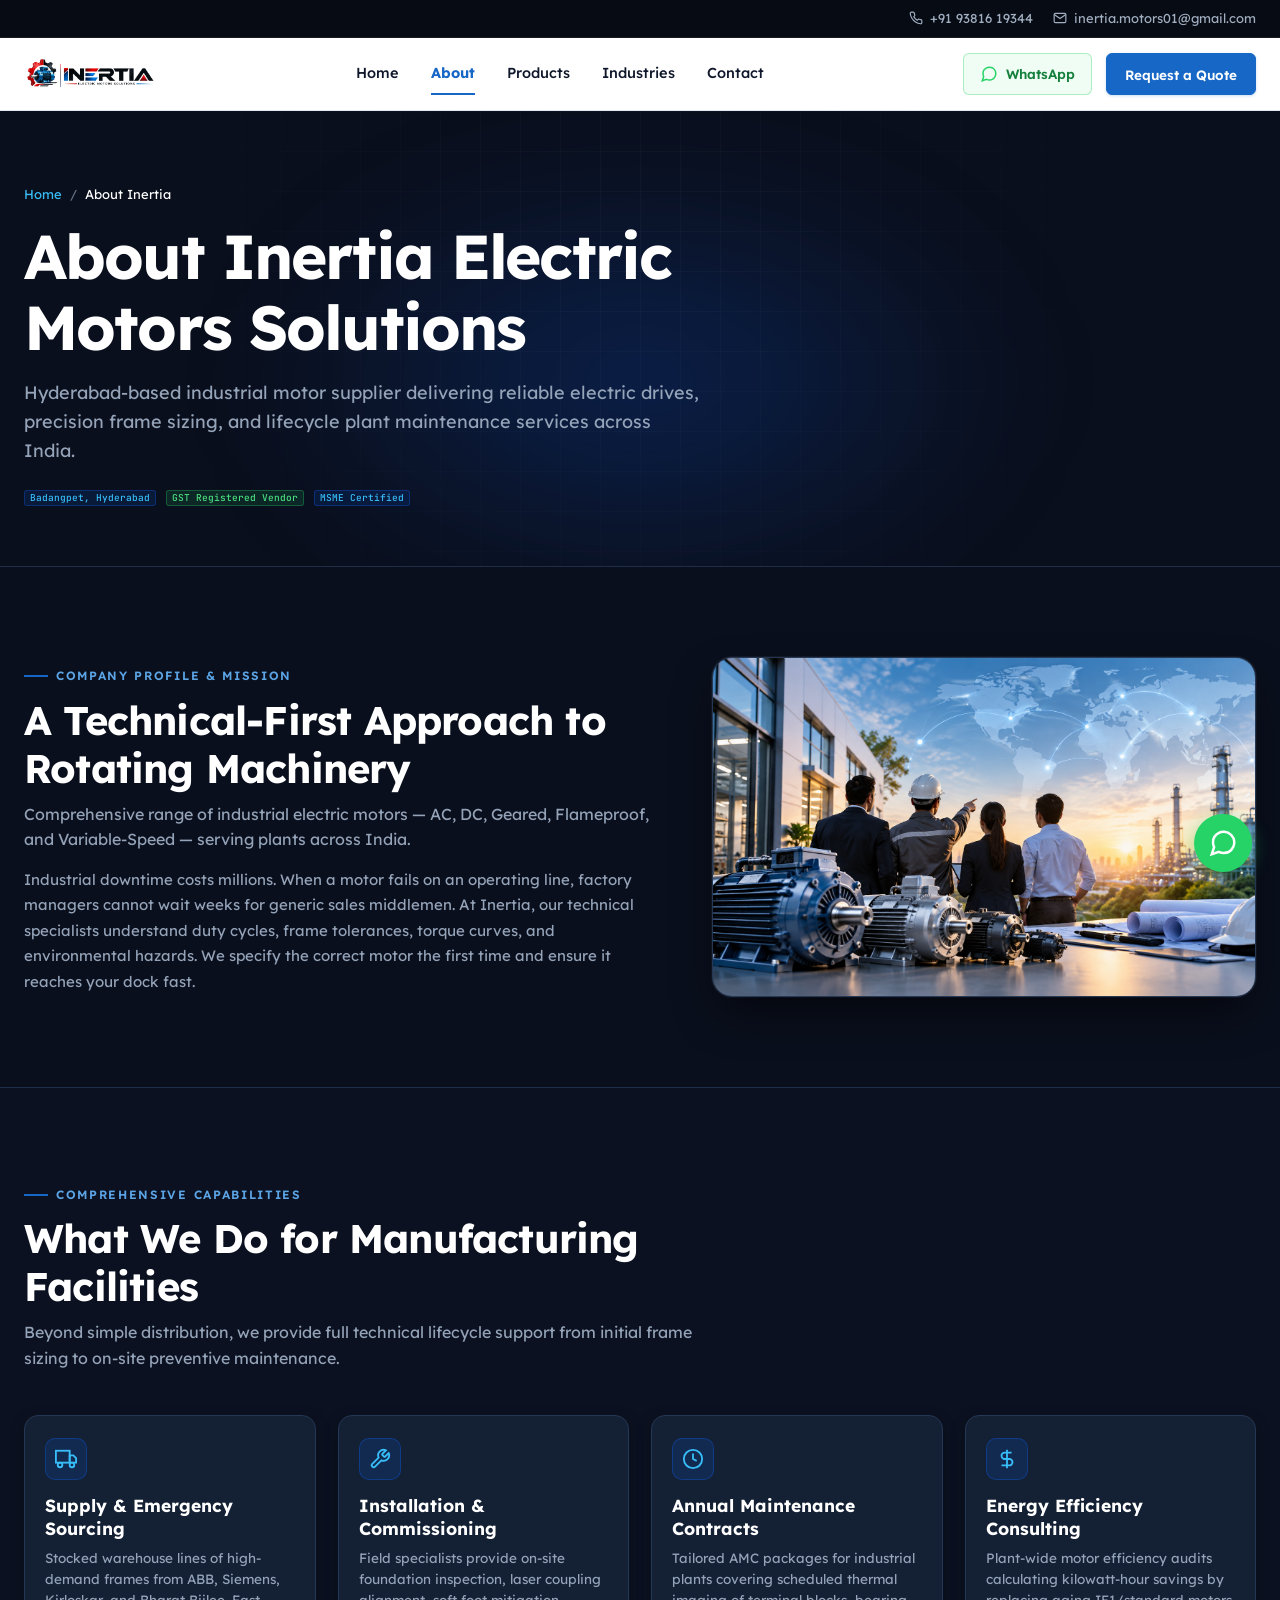
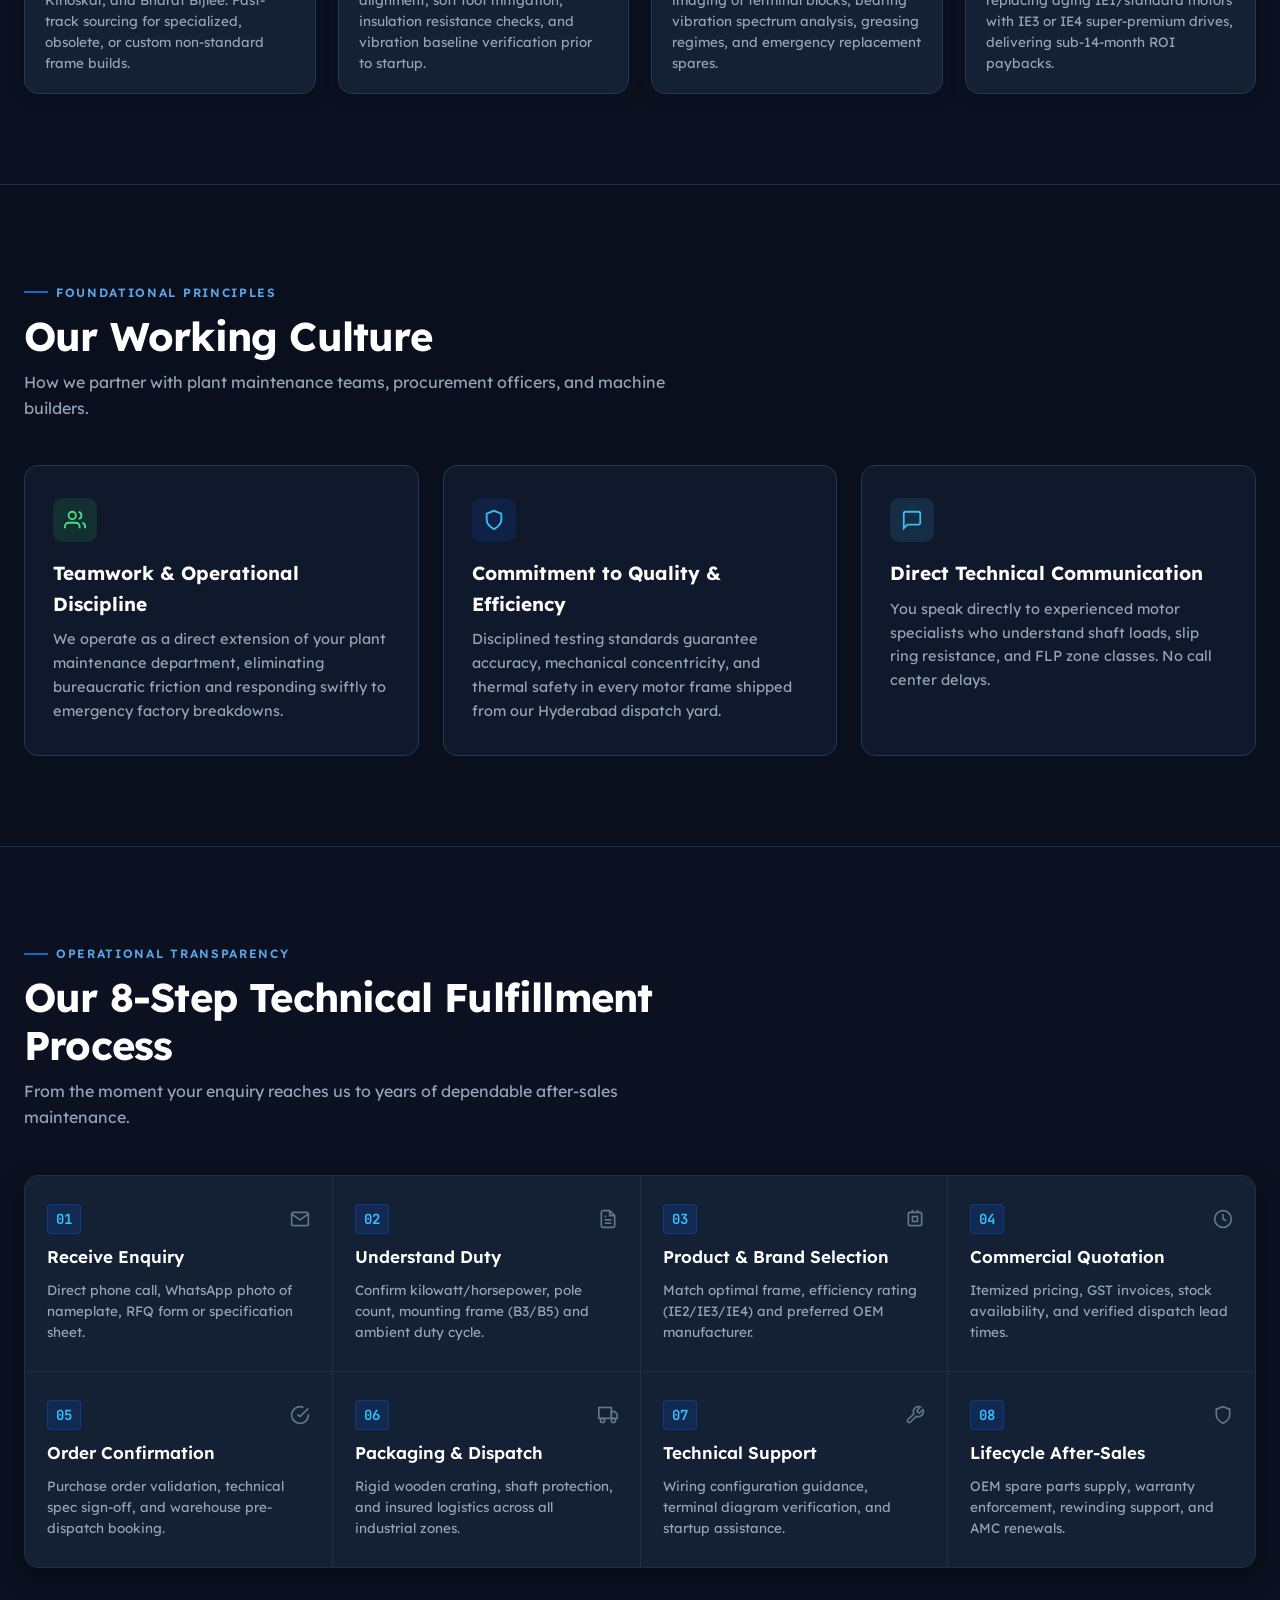
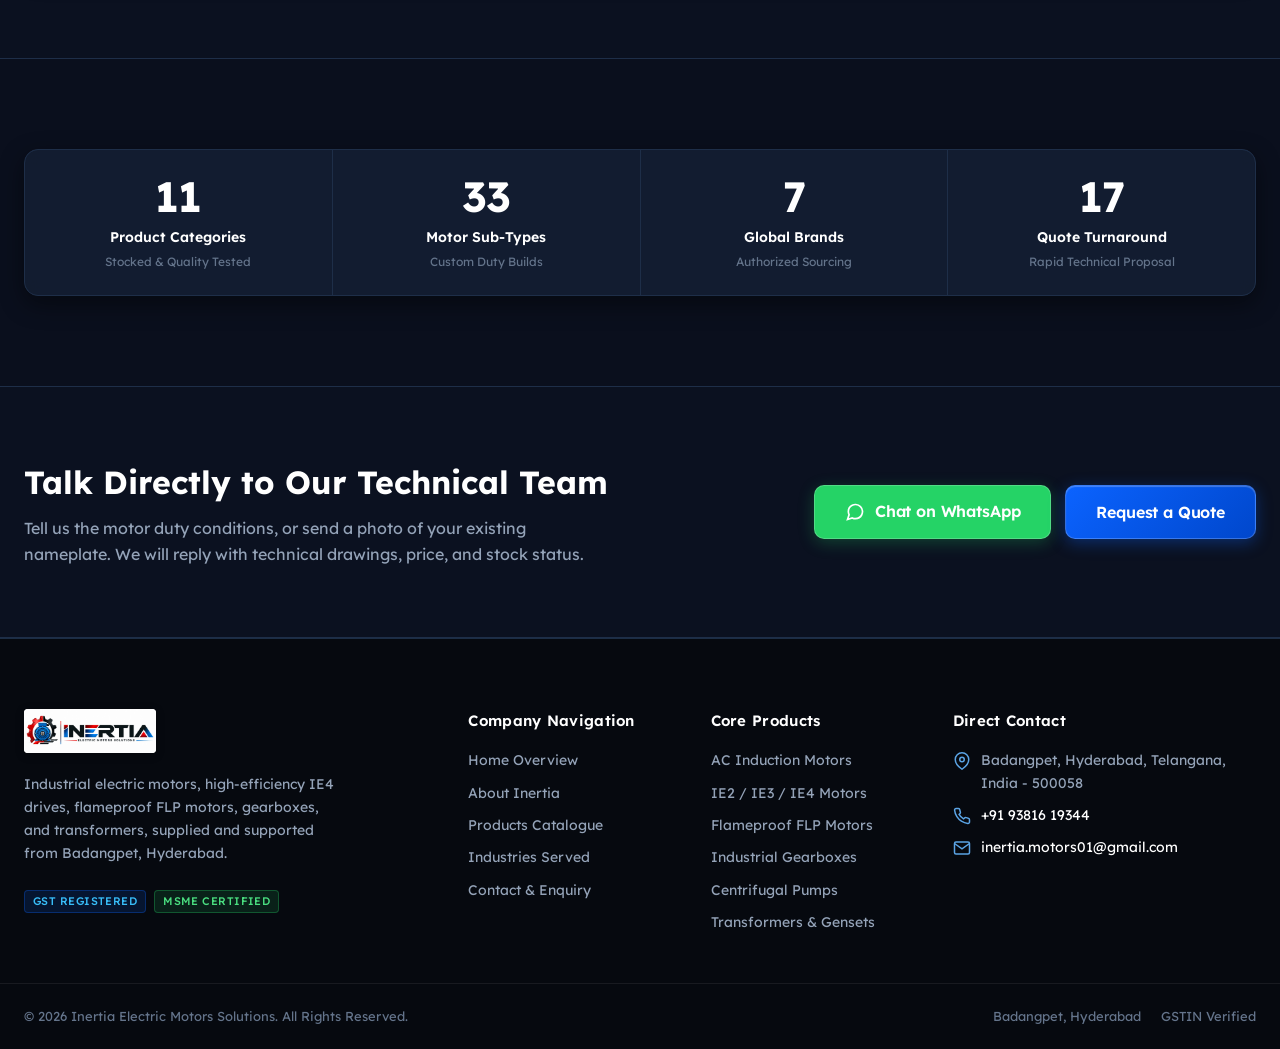
<file: about.html>
<!DOCTYPE html>
<html lang="en">
<head>
  <meta charset="UTF-8">
  <!-- Favicon and App Icons -->
  <link rel="icon" type="image/png" href="images/New Logo IEMs 11.png">
  <link rel="apple-touch-icon" href="images/New Logo IEMs 11.png">

  <meta name="viewport" content="width=device-width, initial-scale=1.0">
  <title>About Inertia Electric Motors Solutions | Hyderabad Industrial Motor Partner</title>
  <meta name="description" content="Inertia Electric Motors Solutions is a Hyderabad-based sole proprietorship delivering high-reliability industrial motors, technical consultation, installation, AMC and energy efficiency upgrades.">
  
  <!-- Fonts -->
  <link rel="preconnect" href="https://fonts.googleapis.com">
  <link rel="preconnect" href="https://fonts.gstatic.com" crossorigin>
  <link href="https://fonts.googleapis.com/css2?family=JetBrains+Mono:wght@400;500;600&family=Lexend+Deca:wght@300;400;500;600;700;800&display=swap" rel="stylesheet">
  
  <!-- Stylesheets -->
  <link rel="stylesheet" href="css/styles.css">
  <link rel="stylesheet" href="css/premium.css?v=3">
</head>
<body>

  <!-- Top Announcement Bar -->
  <div class="top-bar">
    <div class="container">
      <div class="top-bar-right">
        <a href="tel:+919381619344" class="top-bar-item">
          <svg width="14" height="14" viewBox="0 0 24 24" fill="none" stroke="currentColor" stroke-width="2"><path d="M22 16.92v3a2 2 0 0 1-2.18 2 19.79 19.79 0 0 1-8.63-3.07 19.5 19.5 0 0 1-6-6 19.79 19.79 0 0 1-3.07-8.67A2 2 0 0 1 4.11 2h3a2 2 0 0 1 2 1.72 12.84 12.84 0 0 0 .7 2.81 2 2 0 0 1-.45 2.11L8.09 9.91a16 16 0 0 0 6 6l1.27-1.27a2 2 0 0 1 2.11-.45 12.84 12.84 0 0 0 2.81.7A2 2 0 0 1 22 16.92z"></path></svg>
          +91 93816 19344
        </a>
        <a href="mailto:inertia.motors01@gmail.com" class="top-bar-item">
          <svg width="14" height="14" viewBox="0 0 24 24" fill="none" stroke="currentColor" stroke-width="2"><path d="M4 4h16c1.1 0 2 .9 2 2v12c0 1.1-.9 2-2 2H4c-1.1 0-2-.9-2-2V6c0-1.1.9-2 2-2z"></path><polyline points="22,6 12,13 2,6"></polyline></svg>
          inertia.motors01@gmail.com
        </a>
      </div>
    </div>
  </div>

  <!-- Navigation -->
  <header class="main-header">
    <div class="container">
      <nav class="navbar">
        <a href="index.html" class="brand-logo" aria-label="Inertia Electric Motors Home">
          <img src="images/New Logo IEMs 11.png" alt="Inertia Electric Motors" class="brand-logo-img" width="156" height="52">
        </a>

        <div class="nav-menu">
          <a href="index.html" class="nav-link">Home</a>
          <a href="about.html" class="nav-link active">About</a>
          <a href="products.html" class="nav-link">Products</a>
          <a href="industries.html" class="nav-link">Industries</a>
          <a href="contact.html" class="nav-link">Contact</a>
        </div>

        <div class="nav-actions">
          <a href="https://wa.me/919381619344" target="_blank" class="btn-whatsapp-header">
            <svg width="18" height="18" viewBox="0 0 24 24" fill="none" stroke="currentColor" stroke-width="2"><path d="M21 11.5a8.38 8.38 0 0 1-.9 3.8 8.5 8.5 0 0 1-7.6 4.7 8.38 8.38 0 0 1-3.8-.9L3 21l1.9-5.7a8.38 8.38 0 0 1-.9-3.8 8.5 8.5 0 0 1 4.7-7.6 8.38 8.38 0 0 1 3.8-.9h.5a8.48 8.48 0 0 1 8 8v.5z"></path></svg>
            <span>WhatsApp</span>
          </a>
          <button class="btn btn-primary btn-header-quote open-quote-modal">
            Request a Quote
          </button>
          <button class="mobile-toggle" aria-label="Toggle navigation menu" aria-expanded="false">
            <span></span>
            <span></span>
            <span></span>
          </button>
        </div>
      </nav>
    </div>
  </header>

  <!-- Mobile Menu -->
  <div class="mobile-menu" aria-label="Mobile Navigation">
    <div class="mobile-menu-links">
      <a href="index.html" class="mobile-nav-link"><span>Home</span> <span>→</span></a>
      <a href="about.html" class="mobile-nav-link active"><span>About</span> <span>→</span></a>
      <a href="products.html" class="mobile-nav-link"><span>Products</span> <span>→</span></a>
      <a href="industries.html" class="mobile-nav-link"><span>Industries</span> <span>→</span></a>
      <a href="contact.html" class="mobile-nav-link"><span>Contact</span> <span>→</span></a>
    </div>
    <div class="mobile-menu-actions">
      <button class="btn btn-primary btn-block open-quote-modal">Request a Quick Quote</button>
      <a href="https://wa.me/919381619344" target="_blank" class="btn btn-whatsapp btn-block">Chat on WhatsApp</a>
    </div>
  </div>

  <main>
    <!-- Page Hero Banner -->
    <section class="hero-engineering" style="padding: 70px 0 60px;">
      <div class="hero-bg-grid"></div>
      <div class="hero-bg-glow"></div>
      <div class="hero-bg-image" style="background-image: url('https://images.unsplash.com/photo-1504328345606-18bbc8c9d7d1?auto=format&fit=crop&w=1920&q=80');"></div>

      <div class="container">
        <div style="max-width: 800px; margin: 0; text-align: left;" class="reveal-on-scroll">
          <div style="display: inline-flex; align-items: center; gap: 8px; font-size: 13px; color: var(--text-muted); margin-bottom: 16px;">
            <a href="index.html" style="color: var(--accent-blue-light);">Home</a>
            <span>/</span>
            <span style="color: #fff;">About Inertia</span>
          </div>

          <h1 class="hero-title" style="margin-bottom: 16px;">
            About Inertia Electric Motors Solutions
          </h1>

          <p class="hero-subtitle" style="margin-bottom: 24px;">
            Hyderabad-based industrial motor supplier delivering reliable electric drives, precision frame sizing, and lifecycle plant maintenance services across India.
          </p>

          <div style="display: flex; gap: 10px; justify-content: flex-start; flex-wrap: wrap;">
            <span class="chip chip-blue">Badangpet, Hyderabad</span>
            <span class="chip chip-green">GST Registered Vendor</span>
            <span class="chip chip-blue">MSME Certified</span>
          </div>
        </div>
      </div>
    </section>

    <!-- Company Story & Purpose -->
    <section class="section">
      <div class="container">
        <div class="about-profile-grid">
          <div class="reveal-on-scroll">
            <div class="section-pretitle">Company Profile &amp; Mission</div>
            <h2 class="section-title">A Technical-First Approach to Rotating Machinery</h2>
            <p class="section-subtitle">
              Comprehensive range of industrial electric motors — AC, DC, Geared, Flameproof, and Variable-Speed — serving plants across India.
            </p>
            <p style="margin-top: 14px; font-size: 15px; color: var(--text-secondary); line-height: 1.7;">
              Industrial downtime costs millions. When a motor fails on an operating line, factory managers cannot wait weeks for generic sales middlemen. At Inertia, our technical specialists understand duty cycles, frame tolerances, torque curves, and environmental hazards. We specify the correct motor the first time and ensure it reaches your dock fast.
            </p>
          </div>

          <div class="reveal-on-scroll">
            <div class="about-profile-frame">
              <img src="images/who are we.png" alt="Inertia Electric Motors - Company Profile &amp; Facility" class="about-profile-img" loading="lazy">
            </div>
          </div>
        </div>
      </div>
    </section>

    <!-- Core Capabilities & Services -->
    <section class="section section-alt">
      <div class="container">
        <div class="section-header-center reveal-on-scroll">
          <div class="section-pretitle">Comprehensive Capabilities</div>
          <h2 class="section-title">What We Do for Manufacturing Facilities</h2>
          <p class="section-subtitle">Beyond simple distribution, we provide full technical lifecycle support from initial frame sizing to on-site preventive maintenance.</p>
        </div>

        <div class="capabilities-grid stagger-parent reveal-on-scroll">
          <!-- Capability 1 -->
          <div class="capability-card">
            <div class="capability-card-icon">
              <svg width="22" height="22" viewBox="0 0 24 24" fill="none" stroke="currentColor" stroke-width="2"><rect x="1" y="3" width="15" height="13"></rect><polygon points="16 8 20 8 23 11 23 16 16 16 16 8"></polygon><circle cx="5.5" cy="18.5" r="2.5"></circle><circle cx="18.5" cy="18.5" r="2.5"></circle></svg>
            </div>
            <h3 class="capability-card-title">Supply &amp; Emergency Sourcing</h3>
            <p class="capability-card-desc">
              Stocked warehouse lines of high-demand frames from ABB, Siemens, Kirloskar, and Bharat Bijlee. Fast-track sourcing for specialized, obsolete, or custom non-standard frame builds.
            </p>
          </div>

          <!-- Capability 2 -->
          <div class="capability-card">
            <div class="capability-card-icon">
              <svg width="22" height="22" viewBox="0 0 24 24" fill="none" stroke="currentColor" stroke-width="2"><path d="M14.7 6.3a1 1 0 0 0 0 1.4l1.6 1.6a1 1 0 0 0 1.4 0l3.77-3.77a6 6 0 0 1-7.94 7.94l-6.91 6.91a2.12 2.12 0 0 1-3-3l6.91-6.91a6 6 0 0 1 7.94-7.94l-3.76 3.76z"></path></svg>
            </div>
            <h3 class="capability-card-title">Installation &amp; Commissioning</h3>
            <p class="capability-card-desc">
              Field specialists provide on-site foundation inspection, laser coupling alignment, soft foot mitigation, insulation resistance checks, and vibration baseline verification prior to startup.
            </p>
          </div>

          <!-- Capability 3 -->
          <div class="capability-card">
            <div class="capability-card-icon">
              <svg width="22" height="22" viewBox="0 0 24 24" fill="none" stroke="currentColor" stroke-width="2"><circle cx="12" cy="12" r="10"></circle><polyline points="12 6 12 12 16 14"></polyline></svg>
            </div>
            <h3 class="capability-card-title">Annual Maintenance Contracts</h3>
            <p class="capability-card-desc">
              Tailored AMC packages for industrial plants covering scheduled thermal imaging of terminal blocks, bearing vibration spectrum analysis, greasing regimes, and emergency replacement spares.
            </p>
          </div>

          <!-- Capability 4 -->
          <div class="capability-card">
            <div class="capability-card-icon">
              <svg width="22" height="22" viewBox="0 0 24 24" fill="none" stroke="currentColor" stroke-width="2"><path d="M12 2v20"></path><path d="M17 5H9.5a3.5 3.5 0 0 0 0 7h5a3.5 3.5 0 0 1 0 7H6"></path></svg>
            </div>
            <h3 class="capability-card-title">Energy Efficiency Consulting</h3>
            <p class="capability-card-desc">
              Plant-wide motor efficiency audits calculating kilowatt-hour savings by replacing aging IE1/standard motors with IE3 or IE4 super-premium drives, delivering sub-14-month ROI paybacks.
            </p>
          </div>
        </div>
      </div>
    </section>

    <!-- Working Culture & Values -->
    <section class="section">
      <div class="container">
        <div class="section-header-center reveal-on-scroll">
          <div class="section-pretitle">Foundational Principles</div>
          <h2 class="section-title">Our Working Culture</h2>
          <p class="section-subtitle">How we partner with plant maintenance teams, procurement officers, and machine builders.</p>
        </div>

        <div style="display: grid; grid-template-columns: repeat(auto-fit, minmax(320px, 1fr)); gap: 24px;" class="stagger-parent reveal-on-scroll">
          <div style="background: var(--bg-surface); border: 1px solid var(--border-card); border-radius: var(--radius-lg); padding: 32px 28px;">
            <div style="width: 44px; height: 44px; border-radius: var(--radius-md); background: rgba(37, 211, 102, 0.12); color: #4ade80; display: flex; align-items: center; justify-content: center; margin-bottom: 16px;">
              <svg width="22" height="22" viewBox="0 0 24 24" fill="none" stroke="currentColor" stroke-width="2"><path d="M17 21v-2a4 4 0 0 0-4-4H5a4 4 0 0 0-4 4v2"></path><circle cx="9" cy="7" r="4"></circle><path d="M23 21v-2a4 4 0 0 0-3-3.87"></path><path d="M16 3.13a4 4 0 0 1 0 7.75"></path></svg>
            </div>
            <h3 style="font-size: 19px; font-weight: 700; color: #fff; margin-bottom: 8px;">Teamwork &amp; Operational Discipline</h3>
            <p style="font-size: 14.5px; color: var(--text-secondary); line-height: 1.65;">
              We operate as a direct extension of your plant maintenance department, eliminating bureaucratic friction and responding swiftly to emergency factory breakdowns.
            </p>
          </div>

          <div style="background: var(--bg-surface); border: 1px solid var(--border-card); border-radius: var(--radius-lg); padding: 32px 28px;">
            <div style="width: 44px; height: 44px; border-radius: var(--radius-md); background: rgba(11, 99, 255, 0.12); color: var(--accent-blue-light); display: flex; align-items: center; justify-content: center; margin-bottom: 16px;">
              <svg width="22" height="22" viewBox="0 0 24 24" fill="none" stroke="currentColor" stroke-width="2"><path d="M12 22s8-4 8-10V5l-8-3-8 3v7c0 6 8 10 8 10z"></path></svg>
            </div>
            <h3 style="font-size: 19px; font-weight: 700; color: #fff; margin-bottom: 8px;">Commitment to Quality &amp; Efficiency</h3>
            <p style="font-size: 14.5px; color: var(--text-secondary); line-height: 1.65;">
              Disciplined testing standards guarantee accuracy, mechanical concentricity, and thermal safety in every motor frame shipped from our Hyderabad dispatch yard.
            </p>
          </div>

          <div style="background: var(--bg-surface); border: 1px solid var(--border-card); border-radius: var(--radius-lg); padding: 32px 28px;">
            <div style="width: 44px; height: 44px; border-radius: var(--radius-md); background: rgba(56, 189, 248, 0.12); color: #38bdf8; display: flex; align-items: center; justify-content: center; margin-bottom: 16px;">
              <svg width="22" height="22" viewBox="0 0 24 24" fill="none" stroke="currentColor" stroke-width="2"><path d="M21 15a2 2 0 0 1-2 2H7l-4 4V5a2 2 0 0 1 2-2h14a2 2 0 0 1 2 2z"></path></svg>
            </div>
            <h3 style="font-size: 19px; font-weight: 700; color: #fff; margin-bottom: 8px;">Direct Technical Communication</h3>
            <p style="font-size: 14.5px; color: var(--text-secondary); line-height: 1.65;">
              You speak directly to experienced motor specialists who understand shaft loads, slip ring resistance, and FLP zone classes. No call center delays.
            </p>
          </div>
        </div>
      </div>
    </section>

    <!-- 8-Step Technical Workflow / Process Timeline -->
    <section class="section section-alt">
      <div class="container">
        <div class="section-header-center reveal-on-scroll">
          <div class="section-pretitle">Operational Transparency</div>
          <h2 class="section-title">Our 8-Step Technical Fulfillment Process</h2>
          <p class="section-subtitle">From the moment your enquiry reaches us to years of dependable after-sales maintenance.</p>
        </div>

        <div class="workflow-timeline stagger-parent reveal-on-scroll">
          <!-- Step 1 -->
          <div class="workflow-step-card">
            <div class="workflow-step-header">
              <span class="workflow-num">01</span>
              <svg class="workflow-icon" width="20" height="20" viewBox="0 0 24 24" fill="none" stroke="currentColor" stroke-width="2"><path d="M4 4h16c1.1 0 2 .9 2 2v12c0 1.1-.9 2-2 2H4c-1.1 0-2-.9-2-2V6c0-1.1.9-2 2-2z"></path><polyline points="22,6 12,13 2,6"></polyline></svg>
            </div>
            <h4 class="workflow-title">Receive Enquiry</h4>
            <p class="workflow-desc">Direct phone call, WhatsApp photo of nameplate, RFQ form or specification sheet.</p>
          </div>

          <!-- Step 2 -->
          <div class="workflow-step-card">
            <div class="workflow-step-header">
              <span class="workflow-num">02</span>
              <svg class="workflow-icon" width="20" height="20" viewBox="0 0 24 24" fill="none" stroke="currentColor" stroke-width="2"><path d="M14 2H6a2 2 0 0 0-2 2v16a2 2 0 0 0 2 2h12a2 2 0 0 0 2-2V8z"></path><polyline points="14 2 14 8 20 8"></polyline><line x1="16" y1="13" x2="8" y2="13"></line><line x1="16" y1="17" x2="8" y2="17"></line><polyline points="10 9 9 9 8 9"></polyline></svg>
            </div>
            <h4 class="workflow-title">Understand Duty</h4>
            <p class="workflow-desc">Confirm kilowatt/horsepower, pole count, mounting frame (B3/B5) and ambient duty cycle.</p>
          </div>

          <!-- Step 3 -->
          <div class="workflow-step-card">
            <div class="workflow-step-header">
              <span class="workflow-num">03</span>
              <svg class="workflow-icon" width="20" height="20" viewBox="0 0 24 24" fill="none" stroke="currentColor" stroke-width="2"><rect x="4" y="4" width="16" height="16" rx="2"></rect><rect x="9" y="9" width="6" height="6"></rect><line x1="9" y1="1" x2="9" y2="4"></line><line x1="15" y1="1" x2="15" y2="4"></line></svg>
            </div>
            <h4 class="workflow-title">Product &amp; Brand Selection</h4>
            <p class="workflow-desc">Match optimal frame, efficiency rating (IE2/IE3/IE4) and preferred OEM manufacturer.</p>
          </div>

          <!-- Step 4 -->
          <div class="workflow-step-card">
            <div class="workflow-step-header">
              <span class="workflow-num">04</span>
              <svg class="workflow-icon" width="20" height="20" viewBox="0 0 24 24" fill="none" stroke="currentColor" stroke-width="2"><circle cx="12" cy="12" r="10"></circle><polyline points="12 6 12 12 16 14"></polyline></svg>
            </div>
            <h4 class="workflow-title">Commercial Quotation</h4>
            <p class="workflow-desc">Itemized pricing, GST invoices, stock availability, and verified dispatch lead times.</p>
          </div>

          <!-- Step 5 -->
          <div class="workflow-step-card">
            <div class="workflow-step-header">
              <span class="workflow-num">05</span>
              <svg class="workflow-icon" width="20" height="20" viewBox="0 0 24 24" fill="none" stroke="currentColor" stroke-width="2"><path d="M22 11.08V12a10 10 0 1 1-5.93-9.14"></path><polyline points="22 4 12 14.01 9 11.01"></polyline></svg>
            </div>
            <h4 class="workflow-title">Order Confirmation</h4>
            <p class="workflow-desc">Purchase order validation, technical spec sign-off, and warehouse pre-dispatch booking.</p>
          </div>

          <!-- Step 6 -->
          <div class="workflow-step-card">
            <div class="workflow-step-header">
              <span class="workflow-num">06</span>
              <svg class="workflow-icon" width="20" height="20" viewBox="0 0 24 24" fill="none" stroke="currentColor" stroke-width="2"><rect x="1" y="3" width="15" height="13"></rect><polygon points="16 8 20 8 23 11 23 16 16 16 16 8"></polygon><circle cx="5.5" cy="18.5" r="2.5"></circle><circle cx="18.5" cy="18.5" r="2.5"></circle></svg>
            </div>
            <h4 class="workflow-title">Packaging &amp; Dispatch</h4>
            <p class="workflow-desc">Rigid wooden crating, shaft protection, and insured logistics across all industrial zones.</p>
          </div>

          <!-- Step 7 -->
          <div class="workflow-step-card">
            <div class="workflow-step-header">
              <span class="workflow-num">07</span>
              <svg class="workflow-icon" width="20" height="20" viewBox="0 0 24 24" fill="none" stroke="currentColor" stroke-width="2"><path d="M14.7 6.3a1 1 0 0 0 0 1.4l1.6 1.6a1 1 0 0 0 1.4 0l3.77-3.77a6 6 0 0 1-7.94 7.94l-6.91 6.91a2.12 2.12 0 0 1-3-3l6.91-6.91a6 6 0 0 1 7.94-7.94l-3.76 3.76z"></path></svg>
            </div>
            <h4 class="workflow-title">Technical Support</h4>
            <p class="workflow-desc">Wiring configuration guidance, terminal diagram verification, and startup assistance.</p>
          </div>

          <!-- Step 8 -->
          <div class="workflow-step-card">
            <div class="workflow-step-header">
              <span class="workflow-num">08</span>
              <svg class="workflow-icon" width="20" height="20" viewBox="0 0 24 24" fill="none" stroke="currentColor" stroke-width="2"><path d="M12 22s8-4 8-10V5l-8-3-8 3v7c0 6 8 10 8 10z"></path></svg>
            </div>
            <h4 class="workflow-title">Lifecycle After-Sales</h4>
            <p class="workflow-desc">OEM spare parts supply, warranty enforcement, rewinding support, and AMC renewals.</p>
          </div>
        </div>
      </div>
    </section>

    <!-- About Animated Statistics -->
    <section class="section">
      <div class="container">
        <div class="stats-strip reveal-on-scroll">
          <div class="stat-cell">
            <div class="stat-value"><span data-counter-target="15">15</span></div>
            <div class="stat-label">Product Categories</div>
            <div class="stat-desc">Stocked &amp; Quality Tested</div>
          </div>
          <div class="stat-cell">
            <div class="stat-value"><span data-counter-target="45" data-counter-suffix="+">45+</span></div>
            <div class="stat-label">Motor Sub-Types</div>
            <div class="stat-desc">Custom Duty Builds</div>
          </div>
          <div class="stat-cell">
            <div class="stat-value"><span data-counter-target="10">10</span></div>
            <div class="stat-label">Global Brands</div>
            <div class="stat-desc">Authorized Sourcing</div>
          </div>
          <div class="stat-cell">
            <div class="stat-value"><span data-counter-target="24" data-counter-suffix="h">24h</span></div>
            <div class="stat-label">Quote Turnaround</div>
            <div class="stat-desc">Rapid Technical Proposal</div>
          </div>
        </div>
      </div>
    </section>

    <!-- Consultation CTA -->
    <section class="section section-alt" style="padding: 70px 0;">
      <div class="container">
        <div style="display: flex; align-items: center; justify-content: space-between; gap: 30px; flex-wrap: wrap;" class="reveal-on-scroll">
          <div>
            <h2 style="font-size: 32px; font-weight: 700; color: #fff; margin-bottom: 8px;">Talk Directly to Our Technical Team</h2>
            <p style="font-size: 16px; color: var(--text-secondary); max-width: 580px;">
              Tell us the motor duty conditions, or send a photo of your existing nameplate. We will reply with technical drawings, price, and stock status.
            </p>
          </div>
          <div style="display: flex; gap: 14px; flex-wrap: wrap;">
            <a href="https://wa.me/919381619344" target="_blank" class="btn btn-whatsapp btn-lg">
              <svg width="20" height="20" viewBox="0 0 24 24" fill="none" stroke="currentColor" stroke-width="2"><path d="M21 11.5a8.38 8.38 0 0 1-.9 3.8 8.5 8.5 0 0 1-7.6 4.7 8.38 8.38 0 0 1-3.8-.9L3 21l1.9-5.7a8.38 8.38 0 0 1-.9-3.8 8.5 8.5 0 0 1 4.7-7.6 8.38 8.38 0 0 1 3.8-.9h.5a8.48 8.48 0 0 1 8 8v.5z"></path></svg>
              Chat on WhatsApp
            </a>
            <button class="btn btn-primary btn-lg open-quote-modal">
              Request a Quote
            </button>
          </div>
        </div>
      </div>
    </section>
  </main>

  <!-- Site Footer -->
  <footer class="site-footer">
    <div class="footer-main">
      <div class="container">
        <div class="footer-grid">
          <div class="footer-col">
            <a href="index.html" class="brand-logo footer-logo" aria-label="Inertia Electric Motors Home" style="display: inline-flex; align-items: center; margin-bottom: 4px;">
              <img src="images/newlogo.jpeg" alt="Inertia Electric Motors" class="brand-logo-img footer-logo-img" width="156" height="52" style="height: 44px; width: auto; object-fit: contain; opacity: 1; border-radius: 4px; display: block;">
            </a>
            <p style="font-size: 14px; color: var(--text-secondary); line-height: 1.65; max-width: 320px;">
              Industrial electric motors, high-efficiency IE4 drives, flameproof FLP motors, gearboxes, and transformers, supplied and supported from Badangpet, Hyderabad.
            </p>
            <div style="display: flex; gap: 8px; margin-top: 8px; flex-wrap: wrap;">
              <span class="top-badge">GST Registered</span>
              <span class="top-badge msme">MSME Certified</span>
            </div>
          </div>

          <div class="footer-col">
            <h4 class="footer-heading">Company Navigation</h4>
            <div class="footer-links">
              <a href="index.html" class="footer-link">Home Overview</a>
              <a href="about.html" class="footer-link">About Inertia</a>
              <a href="products.html" class="footer-link">Products Catalogue</a>
              <a href="industries.html" class="footer-link">Industries Served</a>
              <a href="contact.html" class="footer-link">Contact &amp; Enquiry</a>
            </div>
          </div>

          <div class="footer-col">
            <h4 class="footer-heading">Core Products</h4>
            <div class="footer-links">
              <a href="products.html?search=induction" class="footer-link">AC Induction Motors</a>
              <a href="products.html?search=ie" class="footer-link">IE2 / IE3 / IE4 Motors</a>
              <a href="products.html?search=flameproof" class="footer-link">Flameproof FLP Motors</a>
              <a href="products.html?cat=gearing" class="footer-link">Industrial Gearboxes</a>
              <a href="products.html?cat=pumps" class="footer-link">Centrifugal Pumps</a>
              <a href="products.html?cat=power" class="footer-link">Transformers &amp; Gensets</a>
            </div>
          </div>

          <div class="footer-col">
            <h4 class="footer-heading">Direct Contact</h4>
            <div class="footer-links">
              <div class="footer-contact-item">
                <svg width="18" height="18" viewBox="0 0 24 24" fill="none" stroke="currentColor" stroke-width="2"><path d="M21 10c0 7-9 13-9 13s-9-6-9-13a9 9 0 0 1 18 0z"></path><circle cx="12" cy="10" r="3"></circle></svg>
                <span>Badangpet, Hyderabad, Telangana, India - 500058</span>
              </div>
              <div class="footer-contact-item">
                <svg width="18" height="18" viewBox="0 0 24 24" fill="none" stroke="currentColor" stroke-width="2"><path d="M22 16.92v3a2 2 0 0 1-2.18 2 19.79 19.79 0 0 1-8.63-3.07 19.5 19.5 0 0 1-6-6 19.79 19.79 0 0 1-3.07-8.67A2 2 0 0 1 4.11 2h3a2 2 0 0 1 2 1.72 12.84 12.84 0 0 0 .7 2.81 2 2 0 0 1-.45 2.11L8.09 9.91a16 16 0 0 0 6 6l1.27-1.27a2 2 0 0 1 2.11-.45 12.84 12.84 0 0 0 2.81.7A2 2 0 0 1 22 16.92z"></path></svg>
                <a href="tel:+919381619344" style="color: #fff;">+91 93816 19344</a>
              </div>
              <div class="footer-contact-item">
                <svg width="18" height="18" viewBox="0 0 24 24" fill="none" stroke="currentColor" stroke-width="2"><path d="M4 4h16c1.1 0 2 .9 2 2v12c0 1.1-.9 2-2 2H4c-1.1 0-2-.9-2-2V6c0-1.1.9-2 2-2z"></path><polyline points="22,6 12,13 2,6"></polyline></svg>
                <a href="mailto:inertia.motors01@gmail.com" style="color: #fff;">inertia.motors01@gmail.com</a>
              </div>
            </div>
          </div>
        </div>
      </div>
    </div>

    <div class="footer-bottom">
      <div class="container">
        <div>
          © 2026 Inertia Electric Motors Solutions. All Rights Reserved.
        </div>
        <div style="display: flex; gap: 20px;">
          <span>Badangpet, Hyderabad</span>
          <span>GSTIN Verified</span>
        </div>
      </div>
    </div>
  </footer>

  <!-- Floating WhatsApp Action -->
  <a href="https://wa.me/919381619344" target="_blank" class="floating-whatsapp" aria-label="Chat on WhatsApp">
    <span class="tooltip">Chat on WhatsApp</span>
    <svg width="30" height="30" viewBox="0 0 24 24" fill="none" stroke="currentColor" stroke-width="2"><path d="M21 11.5a8.38 8.38 0 0 1-.9 3.8 8.5 8.5 0 0 1-7.6 4.7 8.38 8.38 0 0 1-3.8-.9L3 21l1.9-5.7a8.38 8.38 0 0 1-.9-3.8 8.5 8.5 0 0 1 4.7-7.6 8.38 8.38 0 0 1 3.8-.9h.5a8.48 8.48 0 0 1 8 8v.5z"></path></svg>
  </a>

  <!-- Quote Modal -->
  <div class="modal-backdrop" id="quoteModal" aria-hidden="true">
    <div class="modal-container">
      <div class="modal-header">
        <div>
          <span class="top-badge" style="margin-bottom: 6px;">B2B Commercial Quotation</span>
          <h3 class="modal-title">Request a Motor Quote</h3>
        </div>
        <button class="modal-close" aria-label="Close modal">
          <svg width="20" height="20" viewBox="0 0 24 24" fill="none" stroke="currentColor" stroke-width="2"><line x1="18" y1="6" x2="6" y2="18"></line><line x1="6" y1="6" x2="18" y2="18"></line></svg>
        </button>
      </div>
      <div class="modal-body">
        <form id="globalQuoteForm">
          <div style="display: grid; grid-template-columns: 1fr 1fr; gap: 16px;">
            <div class="form-group">
              <label class="form-label" for="quoteName">Contact Name *</label>
              <input type="text" id="quoteName" name="name" class="form-input" placeholder="e.g. Rajesh Kumar" required>
            </div>
            <div class="form-group">
              <label class="form-label" for="quoteCompany">Company Name *</label>
              <input type="text" id="quoteCompany" name="company" class="form-input" placeholder="e.g. Plantworks Industries" required>
            </div>
          </div>
          <div style="display: grid; grid-template-columns: 1fr 1fr; gap: 16px;">
            <div class="form-group">
              <label class="form-label" for="quotePhone">Phone / WhatsApp *</label>
              <input type="tel" id="quotePhone" name="phone" class="form-input" placeholder="+91 98765 43210" required>
            </div>
            <div class="form-group">
              <label class="form-label" for="quoteEmail">Email Address</label>
              <input type="email" id="quoteEmail" name="email" class="form-input" placeholder="rajesh@plantworks.in">
            </div>
          </div>
          <div style="display: grid; grid-template-columns: 1fr 1fr; gap: 16px;">
            <div class="form-group">
              <label class="form-label" for="quoteMotorType">Motor Type</label>
              <input type="text" id="quoteMotorType" name="motor" class="form-input" placeholder="e.g. AC Induction / FLP Motor">
            </div>
            <div class="form-group">
              <label class="form-label" for="quotePower">Power Rating / Speed</label>
              <input type="text" id="quotePower" name="power" class="form-input" placeholder="e.g. 15 kW, 1450 RPM, 4 Pole">
            </div>
          </div>
          <div class="form-group">
            <label class="form-label" for="quoteNotes">Special Requirements</label>
            <textarea id="quoteNotes" name="notes" class="form-textarea" placeholder="Duty cycle, mounting or brand preference..."></textarea>
          </div>
          <div style="display: flex; gap: 12px; justify-content: flex-end; margin-top: 24px;">
            <button type="button" class="btn btn-ghost modal-cancel">Cancel</button>
            <button type="submit" class="btn btn-primary">Submit Quotation Request</button>
          </div>
        </form>
      </div>
    </div>
  </div>

  <!-- Scripts -->
  <script src="js/data.js"></script>
  <script src="js/main.js"></script>
</body>
</html>
</file>
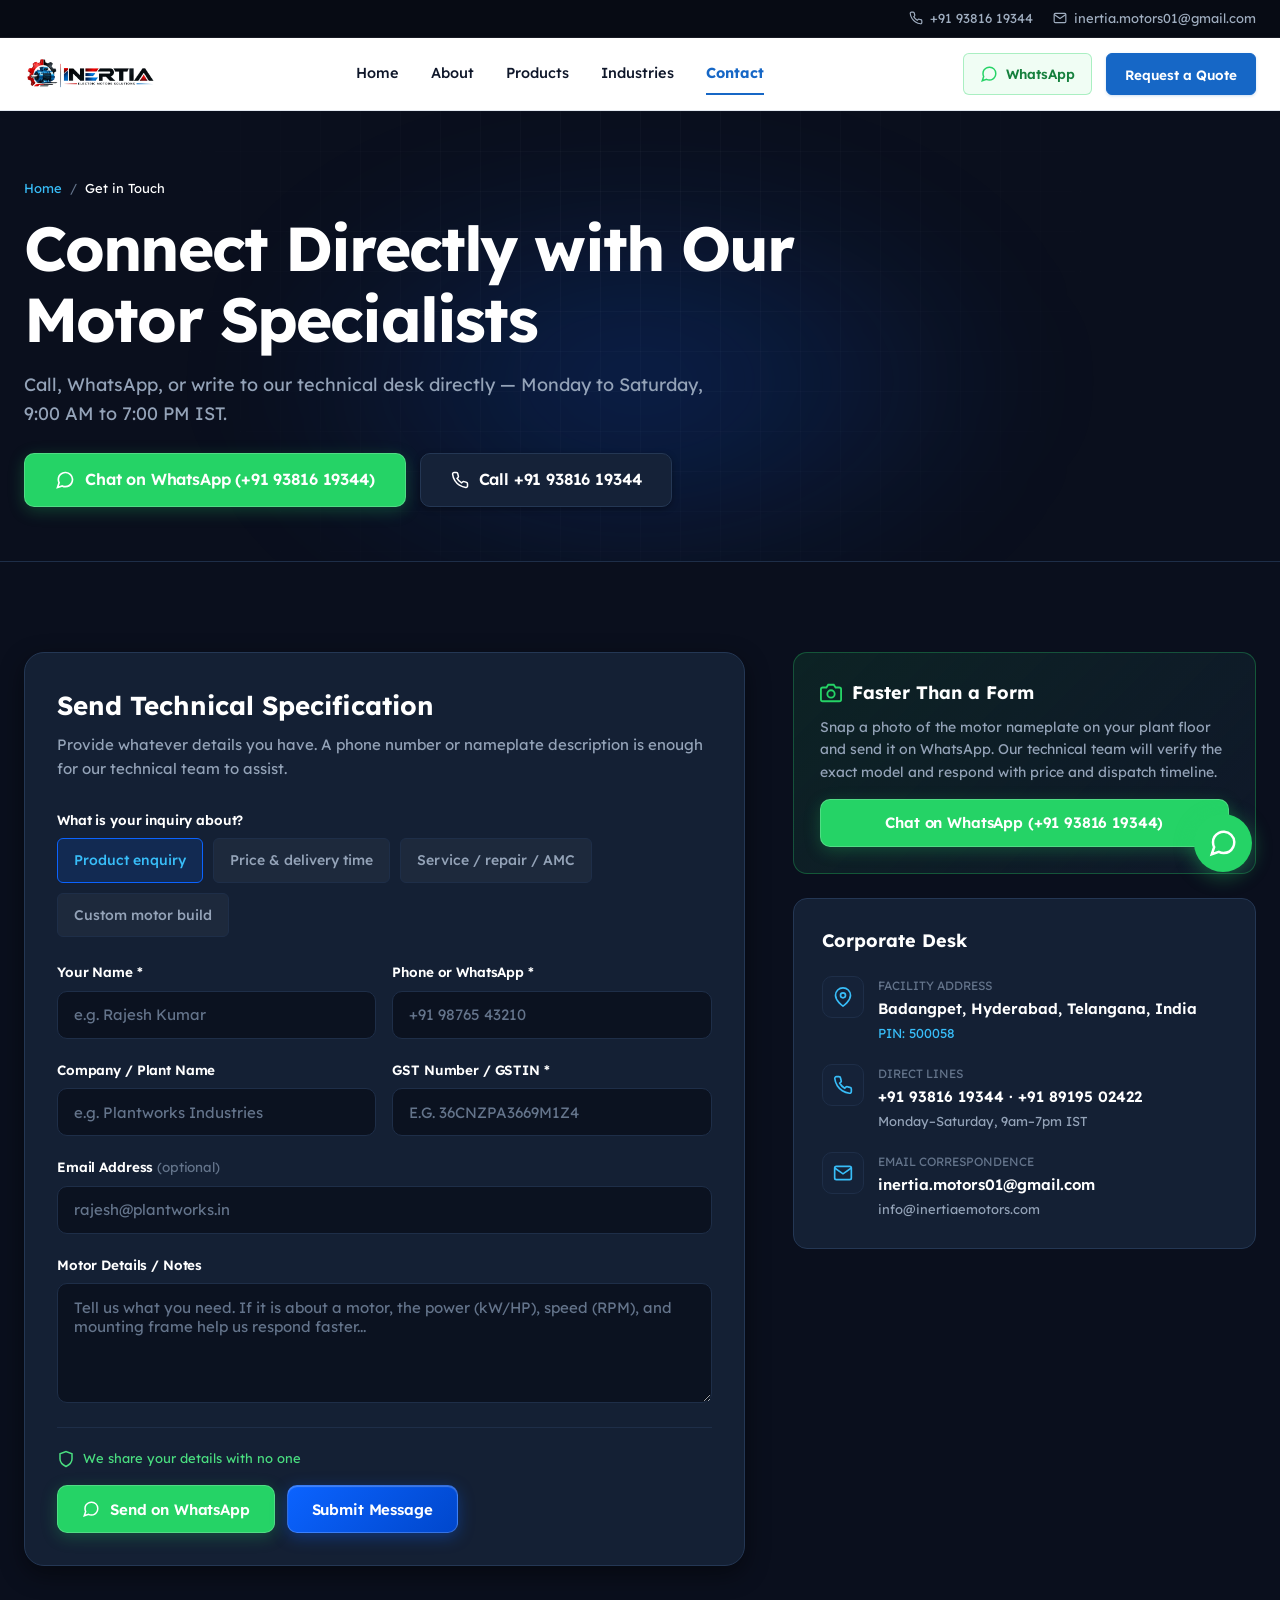
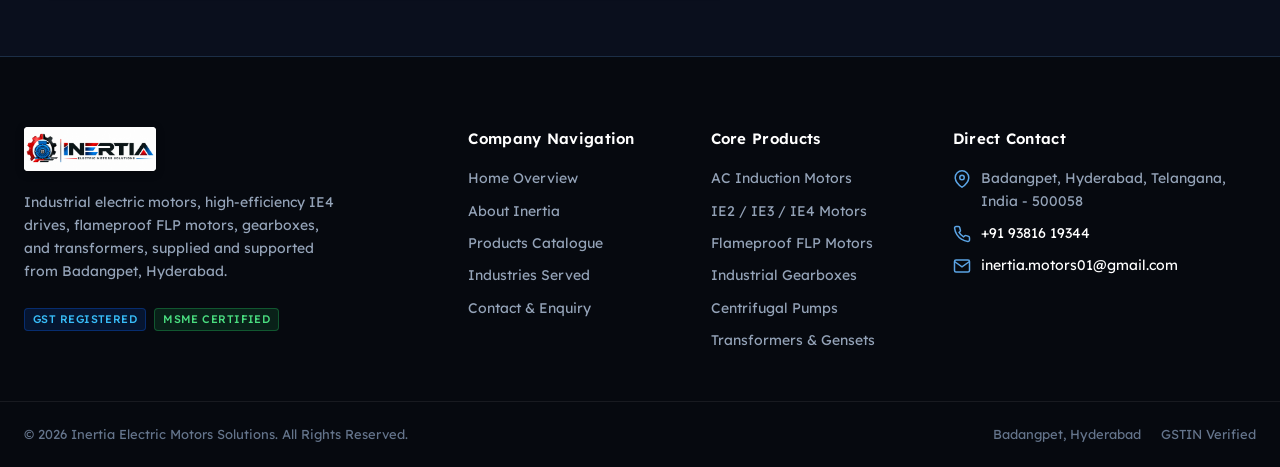
<file: contact.html>
<!DOCTYPE html>
<html lang="en">
<head>
  <meta charset="UTF-8">
  <!-- Favicon and App Icons -->
  <link rel="icon" type="image/png" href="images/New Logo IEMs 11.png">
  <link rel="apple-touch-icon" href="images/New Logo IEMs 11.png">

  <meta name="viewport" content="width=device-width, initial-scale=1.0">
  <title>Contact &amp; Enquiry | Inertia Electric Motors Solutions Hyderabad</title>
  <meta name="description" content="Contact Inertia Electric Motors Solutions in Badangpet, Hyderabad. Direct technical response for motor sales, replacement quotations, technical specifications, and WhatsApp nameplate analysis.">
  
  <!-- Fonts -->
  <link rel="preconnect" href="https://fonts.googleapis.com">
  <link rel="preconnect" href="https://fonts.gstatic.com" crossorigin>
  <link href="https://fonts.googleapis.com/css2?family=JetBrains+Mono:wght@400;500;600&family=Lexend+Deca:wght@300;400;500;600;700;800&display=swap" rel="stylesheet">
  
  <!-- Stylesheets -->
  <link rel="stylesheet" href="css/styles.css">
  <link rel="stylesheet" href="css/premium.css?v=3">
</head>
<body>

  <!-- Top Announcement Bar -->
  <div class="top-bar">
    <div class="container">
      <div class="top-bar-right">
        <a href="tel:+919381619344" class="top-bar-item">
          <svg width="14" height="14" viewBox="0 0 24 24" fill="none" stroke="currentColor" stroke-width="2"><path d="M22 16.92v3a2 2 0 0 1-2.18 2 19.79 19.79 0 0 1-8.63-3.07 19.5 19.5 0 0 1-6-6 19.79 19.79 0 0 1-3.07-8.67A2 2 0 0 1 4.11 2h3a2 2 0 0 1 2 1.72 12.84 12.84 0 0 0 .7 2.81 2 2 0 0 1-.45 2.11L8.09 9.91a16 16 0 0 0 6 6l1.27-1.27a2 2 0 0 1 2.11-.45 12.84 12.84 0 0 0 2.81.7A2 2 0 0 1 22 16.92z"></path></svg>
          +91 93816 19344
        </a>
        <a href="mailto:inertia.motors01@gmail.com" class="top-bar-item">
          <svg width="14" height="14" viewBox="0 0 24 24" fill="none" stroke="currentColor" stroke-width="2"><path d="M4 4h16c1.1 0 2 .9 2 2v12c0 1.1-.9 2-2 2H4c-1.1 0-2-.9-2-2V6c0-1.1.9-2 2-2z"></path><polyline points="22,6 12,13 2,6"></polyline></svg>
          inertia.motors01@gmail.com
        </a>
      </div>
    </div>
  </div>

  <!-- Navigation -->
  <header class="main-header">
    <div class="container">
      <nav class="navbar">
        <a href="index.html" class="brand-logo" aria-label="Inertia Electric Motors Home">
          <img src="images/New Logo IEMs 11.png" alt="Inertia Electric Motors" class="brand-logo-img" width="156" height="52">
        </a>

        <div class="nav-menu">
          <a href="index.html" class="nav-link">Home</a>
          <a href="about.html" class="nav-link">About</a>
          <a href="products.html" class="nav-link">Products</a>
          <a href="industries.html" class="nav-link">Industries</a>
          <a href="contact.html" class="nav-link active">Contact</a>
        </div>

        <div class="nav-actions">
          <a href="https://wa.me/919381619344" target="_blank" class="btn-whatsapp-header">
            <svg width="18" height="18" viewBox="0 0 24 24" fill="none" stroke="currentColor" stroke-width="2"><path d="M21 11.5a8.38 8.38 0 0 1-.9 3.8 8.5 8.5 0 0 1-7.6 4.7 8.38 8.38 0 0 1-3.8-.9L3 21l1.9-5.7a8.38 8.38 0 0 1-.9-3.8 8.5 8.5 0 0 1 4.7-7.6 8.38 8.38 0 0 1 3.8-.9h.5a8.48 8.48 0 0 1 8 8v.5z"></path></svg>
            <span>WhatsApp</span>
          </a>
          <button class="btn btn-primary btn-header-quote open-quote-modal">
            Request a Quote
          </button>
          <button class="mobile-toggle" aria-label="Toggle navigation menu" aria-expanded="false">
            <span></span>
            <span></span>
            <span></span>
          </button>
        </div>
      </nav>
    </div>
  </header>

  <!-- Mobile Menu -->
  <div class="mobile-menu" aria-label="Mobile Navigation">
    <div class="mobile-menu-links">
      <a href="index.html" class="mobile-nav-link"><span>Home</span> <span>→</span></a>
      <a href="about.html" class="mobile-nav-link"><span>About</span> <span>→</span></a>
      <a href="products.html" class="mobile-nav-link"><span>Products</span> <span>→</span></a>
      <a href="industries.html" class="mobile-nav-link"><span>Industries</span> <span>→</span></a>
      <a href="contact.html" class="mobile-nav-link active"><span>Contact</span> <span>→</span></a>
    </div>
    <div class="mobile-menu-actions">
      <button class="btn btn-primary btn-block open-quote-modal">Request a Quick Quote</button>
      <a href="https://wa.me/919381619344" target="_blank" class="btn btn-whatsapp btn-block">Chat on WhatsApp</a>
    </div>
  </div>

  <main>
    <!-- Page Hero Banner -->
    <section class="hero-engineering" style="padding: 64px 0 54px;">
      <div class="hero-bg-grid"></div>
      <div class="hero-bg-glow"></div>
      <div class="hero-bg-image" style="background-image: url('https://images.unsplash.com/photo-1553413077-190dd305871c?auto=format&fit=crop&w=1920&q=80');"></div>

      <div class="container">
        <div style="max-width: 800px; margin: 0; text-align: left;" class="reveal-on-scroll">
          <div style="display: inline-flex; align-items: center; gap: 8px; font-size: 13px; color: var(--text-muted); margin-bottom: 14px;">
            <a href="index.html" style="color: var(--accent-blue-light);">Home</a>
            <span>/</span>
            <span style="color: #fff;">Get in Touch</span>
          </div>

          <h1 class="hero-title" style="margin-bottom: 16px;">
            Connect Directly with Our Motor Specialists
          </h1>

          <p class="hero-subtitle" style="margin-bottom: 24px;">
            Call, WhatsApp, or write to our technical desk directly — Monday to Saturday, 9:00 AM to 7:00 PM IST.
          </p>

          <div style="display: flex; gap: 14px; justify-content: flex-start; flex-wrap: wrap;">
            <a href="https://wa.me/919381619344" target="_blank" class="btn btn-whatsapp btn-lg">
              <svg width="20" height="20" viewBox="0 0 24 24" fill="none" stroke="currentColor" stroke-width="2"><path d="M21 11.5a8.38 8.38 0 0 1-.9 3.8 8.5 8.5 0 0 1-7.6 4.7 8.38 8.38 0 0 1-3.8-.9L3 21l1.9-5.7a8.38 8.38 0 0 1-.9-3.8 8.5 8.5 0 0 1 4.7-7.6 8.38 8.38 0 0 1 3.8-.9h.5a8.48 8.48 0 0 1 8 8v.5z"></path></svg>
              Chat on WhatsApp (+91 93816 19344)
            </a>
            <a href="tel:+919381619344" class="btn btn-secondary btn-lg">
              <svg width="18" height="18" viewBox="0 0 24 24" fill="none" stroke="currentColor" stroke-width="2"><path d="M22 16.92v3a2 2 0 0 1-2.18 2 19.79 19.79 0 0 1-8.63-3.07 19.5 19.5 0 0 1-6-6 19.79 19.79 0 0 1-3.07-8.67A2 2 0 0 1 4.11 2h3a2 2 0 0 1 2 1.72 12.84 12.84 0 0 0 .7 2.81 2 2 0 0 1-.45 2.11L8.09 9.91a16 16 0 0 0 6 6l1.27-1.27a2 2 0 0 1 2.11-.45 12.84 12.84 0 0 0 2.81.7A2 2 0 0 1 22 16.92z"></path></svg>
              Call +91 93816 19344
            </a>
          </div>
        </div>
      </div>
    </section>

    <!-- Main Contact & Enquiry Section -->
    <section class="section">
      <div class="container">
        <div style="display: grid; grid-template-columns: minmax(0, 1.4fr) minmax(320px, 0.9fr); gap: 48px; align-items: start;">
          
          <!-- Left: High-Conversion Form -->
          <div style="background: var(--bg-surface-card); border: 1px solid var(--border-card); border-radius: var(--radius-xl); overflow: hidden; box-shadow: var(--shadow-md);" class="reveal-on-scroll">
            <div style="padding: 32px 32px 0;">
              <h2 style="font-size: 26px; font-weight: 700; color: #fff; margin-bottom: 6px;">Send Technical Specification</h2>
              <p style="font-size: 15px; color: var(--text-secondary); line-height: 1.6;">
                Provide whatever details you have. A phone number or nameplate description is enough for our technical team to assist.
              </p>
            </div>

            <form id="contactForm" style="padding: 28px 32px 32px;" novalidate>
              <!-- Subject Pills -->
              <div class="form-group" style="margin-bottom: 24px;">
                <label class="form-label">What is your inquiry about?</label>
                <div class="choice-pills">
                  <div class="choice-pill active">Product enquiry</div>
                  <div class="choice-pill">Price &amp; delivery time</div>
                  <div class="choice-pill">Service / repair / AMC</div>
                  <div class="choice-pill">Custom motor build</div>
                </div>
              </div>

              <div class="contact-form-grid" style="display: grid; grid-template-columns: 1fr 1fr; gap: 16px;">
                <div class="form-group">
                  <label class="form-label" for="contactName">Your Name *</label>
                  <input type="text" id="contactName" class="form-input" placeholder="e.g. Rajesh Kumar" required>
                </div>
                <div class="form-group">
                  <label class="form-label" for="contactPhone">Phone or WhatsApp *</label>
                  <input type="tel" id="contactPhone" class="form-input" placeholder="+91 98765 43210" required>
                </div>
              </div>

              <div class="contact-form-grid" style="display: grid; grid-template-columns: 1fr 1fr; gap: 16px;">
                <div class="form-group">
                  <label class="form-label" for="contactCompany">Company / Plant Name</label>
                  <input type="text" id="contactCompany" class="form-input" placeholder="e.g. Plantworks Industries">
                </div>
                <div class="form-group">
                  <label class="form-label" for="contactGstin">GST Number / GSTIN *</label>
                  <input type="text" id="contactGstin" name="gstin" class="form-input" placeholder="e.g. 36CNZPA3669M1Z4" required maxlength="15" autocomplete="off" style="text-transform: uppercase;">
                  <div id="contactGstinError" class="form-field-error" style="display: none;"></div>
                </div>
              </div>

              <div class="form-group">
                <label class="form-label" for="contactEmail">Email Address <span class="optional">(optional)</span></label>
                <input type="email" id="contactEmail" class="form-input" placeholder="rajesh@plantworks.in">
              </div>

              <div class="form-group">
                <label class="form-label" for="contactMessage">Motor Details / Notes</label>
                <textarea id="contactMessage" class="form-textarea" placeholder="Tell us what you need. If it is about a motor, the power (kW/HP), speed (RPM), and mounting frame help us respond faster..."></textarea>
              </div>

              <div style="margin-top: 24px; padding-top: 20px; border-top: 1px solid var(--border-subtle); display: flex; align-items: center; justify-content: space-between; gap: 16px; flex-wrap: wrap;">
                <div style="display: flex; align-items: center; gap: 8px; font-size: 13px; color: #4ade80;">
                  <svg width="18" height="18" viewBox="0 0 24 24" fill="none" stroke="currentColor" stroke-width="2"><path d="M12 22s8-4 8-10V5l-8-3-8 3v7c0 6 8 10 8 10z"></path></svg>
                  <span>We share your details with no one</span>
                </div>

                <div style="display: flex; gap: 12px; flex-wrap: wrap;">
                  <button type="button" id="contactWhatsAppSend" class="btn btn-whatsapp">
                    <svg width="18" height="18" viewBox="0 0 24 24" fill="none" stroke="currentColor" stroke-width="2"><path d="M21 11.5a8.38 8.38 0 0 1-.9 3.8 8.5 8.5 0 0 1-7.6 4.7 8.38 8.38 0 0 1-3.8-.9L3 21l1.9-5.7a8.38 8.38 0 0 1-.9-3.8 8.5 8.5 0 0 1 4.7-7.6 8.38 8.38 0 0 1 3.8-.9h.5a8.48 8.48 0 0 1 8 8v.5z"></path></svg>
                    Send on WhatsApp
                  </button>
                  <button type="submit" class="btn btn-primary">
                    Submit Message
                  </button>
                </div>
              </div>
            </form>
          </div>

          <!-- Right: Contact Information & Location -->
          <div style="display: flex; flex-direction: column; gap: 24px;" class="reveal-on-scroll">
            
            <!-- Faster than Form WhatsApp card -->
            <div style="background: linear-gradient(135deg, rgba(37,211,102,0.1), rgba(16,25,43,0.9)); border: 1px solid rgba(37,211,102,0.3); border-radius: var(--radius-lg); padding: 26px;">
              <div style="display: flex; align-items: center; gap: 10px; margin-bottom: 8px;">
                <svg width="22" height="22" viewBox="0 0 24 24" fill="none" stroke="#25d366" stroke-width="2"><path d="M23 19a2 2 0 0 1-2 2H3a2 2 0 0 1-2-2V8a2 2 0 0 1 2-2h4l2-3h6l2 3h4a2 2 0 0 1 2 2z"></path><circle cx="12" cy="13" r="4"></circle></svg>
                <h3 style="font-size: 18px; font-weight: 700; color: #fff;">Faster Than a Form</h3>
              </div>
              <p style="font-size: 14px; color: var(--text-secondary); line-height: 1.6; margin-bottom: 16px;">
                Snap a photo of the motor nameplate on your plant floor and send it on WhatsApp. Our technical team will verify the exact model and respond with price and dispatch timeline.
              </p>
              <a href="https://wa.me/919381619344?text=Hello%20Inertia,%20sending%20a%20nameplate%20photo%20for%20replacement%20pricing." target="_blank" class="btn btn-whatsapp btn-block">
                Chat on WhatsApp (+91 93816 19344)
              </a>
            </div>

            <!-- Details Card -->
            <div style="background: var(--bg-surface-card); border: 1px solid var(--border-card); border-radius: var(--radius-lg); padding: 28px;">
              <h3 style="font-size: 18px; font-weight: 700; color: #fff; margin-bottom: 20px;">Corporate Desk</h3>

              <div style="display: flex; flex-direction: column; gap: 20px;">
                <!-- Address -->
                <div style="display: flex; gap: 14px; align-items: flex-start;">
                  <div style="width: 42px; height: 42px; border-radius: var(--radius-md); background: var(--bg-surface-elevated); border: 1px solid var(--border-subtle); display: flex; align-items: center; justify-content: center; color: var(--accent-blue-light); flex-shrink: 0;">
                    <svg width="20" height="20" viewBox="0 0 24 24" fill="none" stroke="currentColor" stroke-width="2"><path d="M21 10c0 7-9 13-9 13s-9-6-9-13a9 9 0 0 1 18 0z"></path><circle cx="12" cy="10" r="3"></circle></svg>
                  </div>
                  <div>
                    <div style="font-size: 12px; color: var(--text-muted); text-transform: uppercase;">Facility Address</div>
                    <div style="font-size: 15px; font-weight: 600; color: #fff; margin-top: 2px;">Badangpet, Hyderabad, Telangana, India</div>
                    <div style="font-size: 13px; color: var(--accent-blue-light); margin-top: 2px;">PIN: 500058</div>
                  </div>
                </div>

                <!-- Phone -->
                <div style="display: flex; gap: 14px; align-items: flex-start;">
                  <div style="width: 42px; height: 42px; border-radius: var(--radius-md); background: var(--bg-surface-elevated); border: 1px solid var(--border-subtle); display: flex; align-items: center; justify-content: center; color: var(--accent-blue-light); flex-shrink: 0;">
                    <svg width="20" height="20" viewBox="0 0 24 24" fill="none" stroke="currentColor" stroke-width="2"><path d="M22 16.92v3a2 2 0 0 1-2.18 2 19.79 19.79 0 0 1-8.63-3.07 19.5 19.5 0 0 1-6-6 19.79 19.79 0 0 1-3.07-8.67A2 2 0 0 1 4.11 2h3a2 2 0 0 1 2 1.72 12.84 12.84 0 0 0 .7 2.81 2 2 0 0 1-.45 2.11L8.09 9.91a16 16 0 0 0 6 6l1.27-1.27a2 2 0 0 1 2.11-.45 12.84 12.84 0 0 0 2.81.7A2 2 0 0 1 22 16.92z"></path></svg>
                  </div>
                  <div>
                    <div style="font-size: 12px; color: var(--text-muted); text-transform: uppercase;">Direct Lines</div>
                    <div style="font-size: 15px; font-weight: 600; color: #fff; margin-top: 2px;">
                      <a href="tel:+919381619344" style="color: #fff;">+91 93816 19344</a> · <a href="tel:+918919502422" style="color: #fff;">+91 89195 02422</a>
                    </div>
                    <div style="font-size: 13px; color: var(--text-secondary); margin-top: 2px;">Monday–Saturday, 9am–7pm IST</div>
                  </div>
                </div>

                <!-- Email -->
                <div style="display: flex; gap: 14px; align-items: flex-start;">
                  <div style="width: 42px; height: 42px; border-radius: var(--radius-md); background: var(--bg-surface-elevated); border: 1px solid var(--border-subtle); display: flex; align-items: center; justify-content: center; color: var(--accent-blue-light); flex-shrink: 0;">
                    <svg width="20" height="20" viewBox="0 0 24 24" fill="none" stroke="currentColor" stroke-width="2"><path d="M4 4h16c1.1 0 2 .9 2 2v12c0 1.1-.9 2-2 2H4c-1.1 0-2-.9-2-2V6c0-1.1.9-2 2-2z"></path><polyline points="22,6 12,13 2,6"></polyline></svg>
                  </div>
                  <div>
                    <div style="font-size: 12px; color: var(--text-muted); text-transform: uppercase;">Email Correspondence</div>
                    <div style="font-size: 15px; font-weight: 600; color: #fff; margin-top: 2px;">
                      <a href="mailto:inertia.motors01@gmail.com" style="color: #fff;">inertia.motors01@gmail.com</a>
                    </div>
                    <div style="font-size: 13px; color: var(--text-secondary); margin-top: 2px;">info@inertiaemotors.com</div>
                  </div>
                </div>
              </div>
            </div>


          </div>

        </div>
      </div>
    </section>
  </main>

  <!-- Site Footer -->
  <footer class="site-footer">
    <div class="footer-main">
      <div class="container">
        <div class="footer-grid">
          <div class="footer-col">
            <a href="index.html" class="brand-logo footer-logo" aria-label="Inertia Electric Motors Home" style="display: inline-flex; align-items: center; margin-bottom: 4px;">
              <img src="images/newlogo.jpeg" alt="Inertia Electric Motors" class="brand-logo-img footer-logo-img" width="156" height="52" style="height: 44px; width: auto; object-fit: contain; opacity: 1; border-radius: 4px; display: block;">
            </a>
            <p style="font-size: 14px; color: var(--text-secondary); line-height: 1.65; max-width: 320px;">
              Industrial electric motors, high-efficiency IE4 drives, flameproof FLP motors, gearboxes, and transformers, supplied and supported from Badangpet, Hyderabad.
            </p>
            <div style="display: flex; gap: 8px; margin-top: 8px; flex-wrap: wrap;">
              <span class="top-badge">GST Registered</span>
              <span class="top-badge msme">MSME Certified</span>
            </div>
          </div>

          <div class="footer-col">
            <h4 class="footer-heading">Company Navigation</h4>
            <div class="footer-links">
              <a href="index.html" class="footer-link">Home Overview</a>
              <a href="about.html" class="footer-link">About Inertia</a>
              <a href="products.html" class="footer-link">Products Catalogue</a>
              <a href="industries.html" class="footer-link">Industries Served</a>
              <a href="contact.html" class="footer-link">Contact &amp; Enquiry</a>
            </div>
          </div>

          <div class="footer-col">
            <h4 class="footer-heading">Core Products</h4>
            <div class="footer-links">
              <a href="products.html?search=induction" class="footer-link">AC Induction Motors</a>
              <a href="products.html?search=ie" class="footer-link">IE2 / IE3 / IE4 Motors</a>
              <a href="products.html?search=flameproof" class="footer-link">Flameproof FLP Motors</a>
              <a href="products.html?cat=gearing" class="footer-link">Industrial Gearboxes</a>
              <a href="products.html?cat=pumps" class="footer-link">Centrifugal Pumps</a>
              <a href="products.html?cat=power" class="footer-link">Transformers &amp; Gensets</a>
            </div>
          </div>

          <div class="footer-col">
            <h4 class="footer-heading">Direct Contact</h4>
            <div class="footer-links">
              <div class="footer-contact-item">
                <svg width="18" height="18" viewBox="0 0 24 24" fill="none" stroke="currentColor" stroke-width="2"><path d="M21 10c0 7-9 13-9 13s-9-6-9-13a9 9 0 0 1 18 0z"></path><circle cx="12" cy="10" r="3"></circle></svg>
                <span>Badangpet, Hyderabad, Telangana, India - 500058</span>
              </div>
              <div class="footer-contact-item">
                <svg width="18" height="18" viewBox="0 0 24 24" fill="none" stroke="currentColor" stroke-width="2"><path d="M22 16.92v3a2 2 0 0 1-2.18 2 19.79 19.79 0 0 1-8.63-3.07 19.5 19.5 0 0 1-6-6 19.79 19.79 0 0 1-3.07-8.67A2 2 0 0 1 4.11 2h3a2 2 0 0 1 2 1.72 12.84 12.84 0 0 0 .7 2.81 2 2 0 0 1-.45 2.11L8.09 9.91a16 16 0 0 0 6 6l1.27-1.27a2 2 0 0 1 2.11-.45 12.84 12.84 0 0 0 2.81.7A2 2 0 0 1 22 16.92z"></path></svg>
                <a href="tel:+919381619344" style="color: #fff;">+91 93816 19344</a>
              </div>
              <div class="footer-contact-item">
                <svg width="18" height="18" viewBox="0 0 24 24" fill="none" stroke="currentColor" stroke-width="2"><path d="M4 4h16c1.1 0 2 .9 2 2v12c0 1.1-.9 2-2 2H4c-1.1 0-2-.9-2-2V6c0-1.1.9-2 2-2z"></path><polyline points="22,6 12,13 2,6"></polyline></svg>
                <a href="mailto:inertia.motors01@gmail.com" style="color: #fff;">inertia.motors01@gmail.com</a>
              </div>
            </div>
          </div>
        </div>
      </div>
    </div>

    <div class="footer-bottom">
      <div class="container">
        <div>
          © 2026 Inertia Electric Motors Solutions. All Rights Reserved.
        </div>
        <div style="display: flex; gap: 20px;">
          <span>Badangpet, Hyderabad</span>
          <span>GSTIN Verified</span>
        </div>
      </div>
    </div>
  </footer>

  <!-- Floating WhatsApp Action -->
  <a href="https://wa.me/919381619344" target="_blank" class="floating-whatsapp" aria-label="Chat on WhatsApp">
    <span class="tooltip">Chat on WhatsApp</span>
    <svg width="30" height="30" viewBox="0 0 24 24" fill="none" stroke="currentColor" stroke-width="2"><path d="M21 11.5a8.38 8.38 0 0 1-.9 3.8 8.5 8.5 0 0 1-7.6 4.7 8.38 8.38 0 0 1-3.8-.9L3 21l1.9-5.7a8.38 8.38 0 0 1-.9-3.8 8.5 8.5 0 0 1 4.7-7.6 8.38 8.38 0 0 1 3.8-.9h.5a8.48 8.48 0 0 1 8 8v.5z"></path></svg>
  </a>

  <!-- Global RFQ Modal -->
  <div class="modal-backdrop" id="quoteModal" aria-hidden="true">
    <div class="modal-container">
      <div class="modal-header">
        <div>
          <span class="top-badge" style="margin-bottom: 6px;">B2B Commercial Quotation</span>
          <h3 class="modal-title">Request a Motor Quote</h3>
        </div>
        <button class="modal-close" aria-label="Close modal">
          <svg width="20" height="20" viewBox="0 0 24 24" fill="none" stroke="currentColor" stroke-width="2"><line x1="18" y1="6" x2="6" y2="18"></line><line x1="6" y1="6" x2="18" y2="18"></line></svg>
        </button>
      </div>
      <div class="modal-body">
        <form id="globalQuoteForm">
          <div style="display: grid; grid-template-columns: 1fr 1fr; gap: 16px;">
            <div class="form-group">
              <label class="form-label" for="quoteName">Contact Name *</label>
              <input type="text" id="quoteName" name="name" class="form-input" placeholder="e.g. Rajesh Kumar" required>
            </div>
            <div class="form-group">
              <label class="form-label" for="quoteCompany">Company Name *</label>
              <input type="text" id="quoteCompany" name="company" class="form-input" placeholder="e.g. Plantworks Industries" required>
            </div>
          </div>
          <div style="display: grid; grid-template-columns: 1fr 1fr; gap: 16px;">
            <div class="form-group">
              <label class="form-label" for="quotePhone">Phone / WhatsApp *</label>
              <input type="tel" id="quotePhone" name="phone" class="form-input" placeholder="+91 98765 43210" required>
            </div>
            <div class="form-group">
              <label class="form-label" for="quoteEmail">Email Address</label>
              <input type="email" id="quoteEmail" name="email" class="form-input" placeholder="rajesh@plantworks.in">
            </div>
          </div>
          <div style="display: grid; grid-template-columns: 1fr 1fr; gap: 16px;">
            <div class="form-group">
              <label class="form-label" for="quoteMotorType">Motor Type</label>
              <input type="text" id="quoteMotorType" name="motor" class="form-input" placeholder="e.g. AC Induction / FLP Motor">
            </div>
            <div class="form-group">
              <label class="form-label" for="quotePower">Power Rating / Speed</label>
              <input type="text" id="quotePower" name="power" class="form-input" placeholder="e.g. 15 kW, 1450 RPM, 4 Pole">
            </div>
          </div>
          <div class="form-group">
            <label class="form-label" for="quoteNotes">Operating Conditions / Notes</label>
            <textarea id="quoteNotes" name="notes" class="form-textarea" placeholder="Duty cycle, mounting or brand preference..."></textarea>
          </div>
          <div style="display: flex; gap: 12px; justify-content: flex-end; margin-top: 24px;">
            <button type="button" class="btn btn-ghost modal-cancel">Cancel</button>
            <button type="submit" class="btn btn-primary">Submit Quotation Request</button>
          </div>
        </form>
      </div>
    </div>
  </div>

  <!-- Scripts -->
  <script src="js/data.js"></script>
  <script src="js/main.js"></script>
</body>
</html>
</file>
<file: css/styles.css>
/* ==========================================================================
   INERTIA ELECTRIC MOTORS - INDUSTRIAL DESIGN SYSTEM
   Modern Engineering & Precision Machinery Aesthetic
   ========================================================================== */

:root {
  /* Surface & Background Palette (Deep Industrial Navy & Graphite) */
  --bg-primary: #0a0f1d;
  --bg-surface: #10192b;
  --bg-surface-elevated: #152238;
  --bg-surface-card: #142034;
  --bg-surface-glass: rgba(16, 25, 43, 0.82);
  --bg-surface-translucent: rgba(21, 34, 56, 0.7);

  /* Light Alternative / Neutral Inset */
  --bg-neutral-light: #f8fafc;
  --bg-neutral-subtle: #edf2f7;

  /* Metallic & Neutral Borders */
  --border-subtle: #1e2e48;
  --border-card: #243754;
  --border-focus: #0b63ff;
  --border-metallic: linear-gradient(135deg, rgba(255, 255, 255, 0.15), rgba(255, 255, 255, 0.02));

  /* Engineering Accents */
  --accent-blue: #0b63ff;
  --accent-blue-hover: #004ecc;
  --accent-blue-light: #38bdf8;
  --accent-blue-glow: rgba(11, 99, 255, 0.28);
  --accent-cyan: #06b6d4;
  --accent-amber: #f59e0b;
  --accent-green: #25d366;
  --accent-green-hover: #1eb857;
  --accent-green-glow: rgba(37, 211, 102, 0.25);

  /* Typography Colors */
  --text-primary: #ffffff;
  --text-secondary: #94a3b8;
  --text-muted: #64748b;
  --text-light-dark: #1e293b;
  --text-light-muted: #64748b;

  /* Typography Fonts */
  --font-heading: 'Lexend Deca', -apple-system, BlinkMacSystemFont, 'Segoe UI', Roboto, sans-serif;
  --font-body: 'Lexend Deca', -apple-system, BlinkMacSystemFont, 'Segoe UI', Roboto, sans-serif;
  --font-mono: 'JetBrains Mono', ui-monospace, SFMono-Regular, Menlo, Monaco, Consolas, monospace;

  /* Elevation & Shadows */
  --shadow-sm: 0 2px 6px rgba(0, 0, 0, 0.35);
  --shadow-md: 0 8px 24px rgba(0, 0, 0, 0.45);
  --shadow-lg: 0 16px 40px rgba(0, 0, 0, 0.55);
  --shadow-glow: 0 0 30px var(--accent-blue-glow);
  --shadow-card-hover: 0 16px 36px rgba(5, 12, 26, 0.7), 0 0 0 1px rgba(56, 189, 248, 0.25);

  /* Dimensions & Spacing */
  --container-max: 1320px;
  --header-height: 80px;
  --topbar-height: 38px;
  --radius-sm: 6px;
  --radius-md: 10px;
  --radius-lg: 14px;
  --radius-xl: 20px;

  /* Transitions */
  --transition-fast: 0.18s cubic-bezier(0.16, 1, 0.3, 1);
  --transition-normal: 0.28s cubic-bezier(0.16, 1, 0.3, 1);
  --transition-smooth: 0.45s cubic-bezier(0.16, 1, 0.3, 1);
}

/* ==========================================================================
   Base & Reset
   ========================================================================== */

*, *::before, *::after {
  box-sizing: border-box;
  margin: 0;
  padding: 0;
}

html {
  font-size: 16px;
  scroll-behavior: smooth;
  -webkit-text-size-adjust: 100%;
}

body {
  font-family: var(--font-body);
  background-color: var(--bg-primary);
  color: var(--text-primary);
  line-height: 1.6;
  -webkit-font-smoothing: antialiased;
  -moz-osx-font-smoothing: grayscale;
  overflow-x: hidden;
  display: flex;
  flex-direction: column;
  min-height: 100vh;
}

a {
  color: inherit;
  text-decoration: none;
  transition: color var(--transition-fast);
}

button, input, select, textarea {
  font-family: inherit;
  font-size: inherit;
}

button {
  cursor: pointer;
  border: none;
  background: none;
}

img {
  max-width: 100%;
  height: auto;
  display: block;
}

ul, ol {
  list-style: none;
}

/* Container */
.container {
  width: 100%;
  max-width: var(--container-max);
  margin-left: auto;
  margin-right: auto;
  padding-left: 24px;
  padding-right: 24px;
}

/* ==========================================================================
   Header & Navigation
   ========================================================================== */

.top-bar {
  background-color: #070b14;
  border-bottom: 1px solid rgba(255, 255, 255, 0.07);
  font-size: 13px;
  color: var(--text-secondary);
  height: var(--topbar-height);
  display: flex;
  align-items: center;
  position: relative;
  z-index: 40;
}

.top-bar .container {
  display: flex;
  justify-content: space-between;
  align-items: center;
  gap: 16px;
}

.top-bar-left, .top-bar-right {
  display: flex;
  align-items: center;
  gap: 20px;
}

.top-bar-right {
  margin-left: auto;
}

.top-bar-item {
  display: inline-flex;
  align-items: center;
  gap: 7px;
  color: #a0aec0;
  transition: color var(--transition-fast);
}

.top-bar-item:hover {
  color: var(--text-primary);
}

.top-badge {
  display: inline-flex;
  align-items: center;
  gap: 6px;
  background: rgba(11, 99, 255, 0.14);
  border: 1px solid rgba(11, 99, 255, 0.3);
  color: var(--accent-blue-light);
  padding: 2px 8px;
  border-radius: 4px;
  font-size: 11px;
  font-weight: 500;
  letter-spacing: 0.04em;
  text-transform: uppercase;
}

.top-badge.msme {
  background: rgba(37, 211, 102, 0.12);
  border-color: rgba(37, 211, 102, 0.3);
  color: #4ade80;
}

/* Main Navigation */
.main-header {
  position: sticky;
  top: 0;
  z-index: 50;
  background: rgba(10, 15, 29, 0.92);
  backdrop-filter: blur(14px);
  -webkit-backdrop-filter: blur(14px);
  border-bottom: 1px solid var(--border-subtle);
  transition: all var(--transition-normal);
}

.main-header.scrolled {
  background: rgba(8, 12, 23, 0.98);
  border-bottom-color: rgba(56, 189, 248, 0.2);
  box-shadow: 0 10px 30px rgba(0, 0, 0, 0.4);
}

.navbar {
  display: flex;
  align-items: center;
  justify-content: space-between;
  height: var(--header-height);
  gap: 28px;
}

/* Brand Logo */
.brand-logo {
  display: flex;
  align-items: center;
  gap: 12px;
  text-decoration: none;
}

.brand-logo-img {
  height: 44px;
  width: auto;
  max-width: 160px;
  object-fit: contain;
  display: block;
}

@media (max-width: 768px) {
  .brand-logo-img {
    height: 36px;
    max-width: 130px;
  }
}

.brand-symbol {
  width: 42px;
  height: 42px;
  background: linear-gradient(135deg, #0b63ff, #003db3);
  border: 1px solid rgba(255, 255, 255, 0.2);
  box-shadow: 0 0 15px rgba(11, 99, 255, 0.4), inset 0 1px 1px rgba(255, 255, 255, 0.3);
  border-radius: var(--radius-md);
  display: flex;
  align-items: center;
  justify-content: center;
  color: #fff;
  font-size: 20px;
  font-weight: 700;
  letter-spacing: -0.02em;
  position: relative;
  overflow: hidden;
}

.brand-symbol::after {
  content: '';
  position: absolute;
  top: -50%;
  left: -50%;
  width: 200%;
  height: 200%;
  background: linear-gradient(45deg, transparent 40%, rgba(255, 255, 255, 0.25) 50%, transparent 60%);
  transform: rotate(30deg);
}

.brand-text {
  display: flex;
  flex-direction: column;
  line-height: 1.15;
}

.brand-name {
  font-size: 20px;
  font-weight: 700;
  color: var(--text-primary);
  letter-spacing: -0.02em;
}

.brand-tag {
  font-size: 10px;
  font-weight: 600;
  letter-spacing: 0.16em;
  color: var(--accent-blue-light);
  text-transform: uppercase;
}

/* Nav Links */
.nav-menu {
  display: flex;
  align-items: center;
  gap: 32px;
}

.nav-link {
  font-size: 15px;
  font-weight: 500;
  color: var(--text-secondary);
  position: relative;
  padding: 6px 2px;
  transition: color var(--transition-fast);
}

.nav-link:hover {
  color: var(--text-primary);
}

.nav-link.active {
  color: var(--accent-blue-light);
  font-weight: 600;
}

.nav-link.active::after {
  content: '';
  position: absolute;
  bottom: -4px;
  left: 0;
  width: 100%;
  height: 2px;
  background: linear-gradient(90deg, var(--accent-blue), var(--accent-blue-light));
  border-radius: 2px;
  box-shadow: 0 0 8px var(--accent-blue);
}

/* Nav Actions */
.nav-actions {
  display: flex;
  align-items: center;
  gap: 14px;
}

.btn-icon {
  display: inline-flex;
  align-items: center;
  justify-content: center;
  width: 42px;
  height: 42px;
  border-radius: var(--radius-md);
  border: 1px solid var(--border-subtle);
  background: var(--bg-surface);
  color: var(--text-secondary);
  transition: all var(--transition-fast);
}

.btn-icon:hover {
  color: var(--text-primary);
  border-color: var(--border-focus);
  background: var(--bg-surface-elevated);
}

.btn-whatsapp-header {
  display: inline-flex;
  align-items: center;
  gap: 8px;
  height: 42px;
  padding: 0 16px;
  border-radius: var(--radius-md);
  background: rgba(37, 211, 102, 0.12);
  border: 1px solid rgba(37, 211, 102, 0.35);
  color: #4ade80;
  font-size: 14px;
  font-weight: 600;
  transition: all var(--transition-fast);
}

.btn-whatsapp-header:hover {
  background: var(--accent-green);
  color: #ffffff;
  box-shadow: 0 0 20px var(--accent-green-glow);
  transform: translateY(-1px);
}

/* Hamburger */
.mobile-toggle {
  display: none;
  flex-direction: column;
  justify-content: center;
  gap: 5px;
  width: 42px;
  height: 42px;
  padding: 10px;
  border-radius: var(--radius-md);
  border: 1px solid var(--border-subtle);
  background: var(--bg-surface);
}

.mobile-toggle span {
  display: block;
  height: 2px;
  width: 100%;
  background: var(--text-primary);
  border-radius: 2px;
  transition: all var(--transition-normal);
}

.mobile-toggle.active span:nth-child(1) {
  transform: translateY(7px) rotate(45deg);
}

.mobile-toggle.active span:nth-child(2) {
  opacity: 0;
}

.mobile-toggle.active span:nth-child(3) {
  transform: translateY(-7px) rotate(-45deg);
}

/* Mobile Drawer Menu */
.mobile-menu {
  position: fixed;
  top: var(--header-height);
  left: 0;
  width: 100%;
  height: calc(100vh - var(--header-height));
  background: rgba(10, 15, 29, 0.98);
  backdrop-filter: blur(20px);
  border-top: 1px solid var(--border-subtle);
  display: flex;
  flex-direction: column;
  padding: 24px;
  transform: translateX(100%);
  transition: transform var(--transition-normal);
  z-index: 45;
  overflow-y: auto;
}

.mobile-menu.open {
  transform: translateX(0);
}

@media (min-width: 861px) {
  .mobile-menu {
    display: none !important;
  }
}

.mobile-menu-links {
  display: flex;
  flex-direction: column;
  gap: 18px;
  margin-bottom: 28px;
}

.mobile-nav-link {
  font-size: 18px;
  font-weight: 500;
  color: var(--text-secondary);
  padding: 10px 0;
  border-bottom: 1px solid rgba(255, 255, 255, 0.05);
  display: flex;
  justify-content: space-between;
  align-items: center;
}

.mobile-nav-link.active {
  color: var(--accent-blue-light);
  font-weight: 600;
}

.mobile-menu-actions {
  display: flex;
  flex-direction: column;
  gap: 12px;
  margin-top: auto;
  padding-top: 24px;
}

/* ==========================================================================
   Button System
   ========================================================================== */

.btn {
  display: inline-flex;
  align-items: center;
  justify-content: center;
  gap: 10px;
  height: 48px;
  padding: 0 24px;
  border-radius: var(--radius-md);
  font-size: 15px;
  font-weight: 600;
  letter-spacing: -0.01em;
  text-decoration: none;
  cursor: pointer;
  transition: all var(--transition-fast);
  position: relative;
  overflow: hidden;
  white-space: nowrap;
}

.btn:active {
  transform: scale(0.98);
}

.btn-primary {
  background: linear-gradient(135deg, #0b63ff, #0047cc);
  color: #ffffff;
  border: 1px solid rgba(255, 255, 255, 0.2);
  box-shadow: 0 4px 16px rgba(11, 99, 255, 0.35), inset 0 1px 1px rgba(255, 255, 255, 0.25);
}

.btn-primary:hover {
  background: linear-gradient(135deg, #1f71ff, #0054eb);
  box-shadow: 0 6px 24px rgba(11, 99, 255, 0.5), inset 0 1px 1px rgba(255, 255, 255, 0.4);
  transform: translateY(-2px);
  color: #ffffff;
}

.btn-secondary {
  background: var(--bg-surface-elevated);
  color: var(--text-primary);
  border: 1px solid var(--border-card);
  box-shadow: var(--shadow-sm);
}

.btn-secondary:hover {
  background: #1c2e4c;
  border-color: var(--border-focus);
  color: #ffffff;
  transform: translateY(-2px);
}

.btn-whatsapp {
  background: #25d366;
  color: #ffffff;
  border: 1px solid rgba(255, 255, 255, 0.2);
  box-shadow: 0 4px 16px var(--accent-green-glow);
}

.btn-whatsapp:hover {
  background: #1eb857;
  box-shadow: 0 6px 24px rgba(37, 211, 102, 0.4);
  transform: translateY(-2px);
  color: #ffffff;
}

.btn-whatsapp-outline {
  background: rgba(37, 211, 102, 0.08);
  border: 1px solid rgba(37, 211, 102, 0.3);
  color: #4ade80;
}

.btn-whatsapp-outline:hover {
  background: #25d366;
  color: #ffffff;
  border-color: #25d366;
  box-shadow: 0 4px 16px var(--accent-green-glow);
  transform: translateY(-1px);
}

.btn-ghost {
  background: transparent;
  color: var(--text-secondary);
  border: 1px solid transparent;
}

.btn-ghost:hover {
  color: var(--accent-blue-light);
  background: rgba(11, 99, 255, 0.08);
}

.btn-sm {
  height: 38px;
  padding: 0 16px;
  font-size: 13px;
}

.btn-lg {
  height: 54px;
  padding: 0 30px;
  font-size: 16px;
}

.btn-block {
  width: 100%;
}

/* ==========================================================================
   Hero Section & Engineering Grids
   ========================================================================== */

.hero-engineering {
  position: relative;
  background-color: var(--bg-primary);
  overflow: hidden;
  padding: 100px 0 80px;
  border-bottom: 1px solid var(--border-subtle);
}

/* Technical Blueprint / Grid Overlay */
.hero-bg-grid {
  position: absolute;
  inset: 0;
  background-image: 
    linear-gradient(to right, rgba(255, 255, 255, 0.03) 1px, transparent 1px),
    linear-gradient(to bottom, rgba(255, 255, 255, 0.03) 1px, transparent 1px);
  background-size: 40px 40px;
  mask-image: radial-gradient(circle at 50% 30%, black, transparent 75%);
  -webkit-mask-image: radial-gradient(circle at 50% 30%, black, transparent 75%);
  pointer-events: none;
}

.hero-bg-glow {
  position: absolute;
  top: 10%;
  left: 50%;
  transform: translateX(-50%);
  width: 800px;
  height: 450px;
  background: radial-gradient(ellipse at center, rgba(11, 99, 255, 0.22), transparent 70%);
  filter: blur(60px);
  pointer-events: none;
}

.hero-bg-image {
  position: absolute;
  inset: 0;
  background-size: cover;
  background-position: center;
  opacity: 0.15;
  filter: saturate(0.8) contrast(1.2);
  pointer-events: none;
}

.hero-inner {
  position: relative;
  z-index: 10;
  max-width: 960px;
  margin: 0 auto;
  text-align: center;
  display: flex;
  flex-direction: column;
  align-items: center;
}

/* Tag Pill */
.hero-tag {
  display: inline-flex;
  align-items: center;
  gap: 8px;
  padding: 6px 16px;
  border-radius: 9999px;
  background: rgba(16, 25, 43, 0.85);
  border: 1px solid rgba(56, 189, 248, 0.3);
  box-shadow: 0 0 15px rgba(11, 99, 255, 0.2);
  font-size: 12px;
  font-weight: 600;
  letter-spacing: 0.08em;
  text-transform: uppercase;
  color: var(--accent-blue-light);
  margin-bottom: 24px;
}

.pulse-dot {
  width: 8px;
  height: 8px;
  border-radius: 50%;
  background: var(--accent-blue-light);
  box-shadow: 0 0 10px var(--accent-blue-light);
  animation: pulse 2s infinite;
}

@keyframes pulse {
  0% { transform: scale(0.95); opacity: 0.8; }
  50% { transform: scale(1.3); opacity: 1; }
  100% { transform: scale(0.95); opacity: 0.8; }
}

/* Hero Headings */
.hero-title {
  font-size: clamp(36px, 5.5vw, 62px);
  font-weight: 700;
  line-height: 1.15;
  letter-spacing: -0.03em;
  color: var(--text-primary);
  margin-bottom: 22px;
}

.hero-title .rolling-wrapper {
  display: inline-block;
  min-width: 320px;
  color: var(--accent-blue-light);
  position: relative;
  text-decoration: underline;
  text-decoration-color: rgba(56, 189, 248, 0.4);
  text-underline-offset: 6px;
}

.hero-subtitle {
  font-size: clamp(15px, 1.8vw, 18px);
  line-height: 1.6;
  color: var(--text-secondary);
  max-width: 680px;
  margin-bottom: 24px;
  text-align: left;
}

.hero-cta-group {
  display: flex;
  gap: 16px;
  flex-wrap: wrap;
  justify-content: center;
  margin-bottom: 48px;
}

/* ==========================================================================
   Statistics Counter Strip
   ========================================================================== */

.stats-strip {
  display: grid;
  grid-template-columns: repeat(4, 1fr);
  gap: 1px;
  background: var(--border-subtle);
  border: 1px solid var(--border-subtle);
  border-radius: var(--radius-lg);
  overflow: hidden;
  box-shadow: var(--shadow-md);
  width: 100%;
}

.stat-cell {
  background: var(--bg-surface-glass);
  backdrop-filter: blur(10px);
  padding: 24px 20px;
  text-align: center;
  transition: background-color var(--transition-fast);
}

.stat-cell:hover {
  background: var(--bg-surface-elevated);
}

.stat-value {
  font-family: var(--font-heading);
  font-size: clamp(28px, 3.5vw, 42px);
  font-weight: 700;
  color: #ffffff;
  letter-spacing: -0.02em;
  line-height: 1.1;
  display: flex;
  align-items: center;
  justify-content: center;
  gap: 2px;
}

.stat-value span.highlight {
  color: var(--accent-blue-light);
}

.stat-label {
  font-size: 14px;
  font-weight: 600;
  color: var(--text-primary);
  margin-top: 6px;
}

.stat-desc {
  font-size: 12px;
  color: var(--text-muted);
  margin-top: 3px;
}

/* ==========================================================================
   Marquee / Brands Ticker
   ========================================================================== */

/* ==========================================================================
   Authorized Brands Marquee Ticker (Direct Duplicate of Home Brand Section)
   ========================================================================== */
.home-brands-section,
.brands-ticker-section {
  padding: 38px 0 46px;
  background: #F4F7FA;
  border-top: 1px solid #E2E8F0;
  border-bottom: 1px solid #E2E8F0;
  overflow: hidden;
  position: relative;
}

.home-brands-head,
.brands-ticker-header {
  display: flex;
  align-items: center;
  justify-content: space-between;
  margin-bottom: 18px;
  gap: 16px;
  flex-wrap: wrap;
}

.home-brands-label,
.ticker-title {
  font-size: 13px;
  font-weight: 700;
  letter-spacing: 0.08em;
  text-transform: uppercase;
  color: #1A365D;
  display: flex;
  align-items: center;
  gap: 8px;
}

.home-brands-meta {
  font-size: 12px;
  color: #64748B;
}

/* Overflow wrapper with edge fade */
.ticker-container,
.brands-ticker-wrap {
  overflow: hidden !important;
  position: relative !important;
  width: 100% !important;
  max-width: 100vw !important;
  box-sizing: border-box !important;
  -webkit-mask-image: linear-gradient(to right, transparent 0, black 72px, black calc(100% - 72px), transparent 100%);
  mask-image: linear-gradient(to right, transparent 0, black 72px, black calc(100% - 72px), transparent 100%);
}

.ticker-track,
.brands-ticker-track {
  display: flex !important;
  gap: 14px !important;
  width: max-content !important;
  flex-shrink: 0 !important;
  will-change: transform !important;
  animation-name: pingPongBrands !important;
  animation-duration: 24s !important;
  animation-timing-function: ease-in-out !important;
  animation-iteration-count: infinite !important;
  animation-direction: alternate !important;
}

.ticker-track:hover,
.brands-ticker-track:hover {
  animation-play-state: paused !important;
}

@keyframes pingPongBrands {
  0% { transform: translate3d(0, 0, 0); }
  100% { transform: translate3d(var(--brands-travel, -1800px), 0, 0); }
}

.brand-card {
  width: 176px;
  height: 94px;
  padding: 10px 10px 8px;
  border: 1px solid #D8E0E8;
  border-radius: var(--radius-sm, 8px);
  background: linear-gradient(180deg, #FFFFFF, #F8FAFC);
  box-shadow: inset 0 1px 0 rgba(255, 255, 255, 0.9), 0 8px 18px rgba(10, 18, 32, 0.04);
  display: flex;
  flex-direction: column;
  align-items: center;
  justify-content: center;
  gap: 3px;
  filter: grayscale(0.5);
  opacity: 0.9;
  transition: filter 0.25s ease, opacity 0.25s ease, border-color 0.25s ease, box-shadow 0.25s ease, transform 0.25s ease;
  box-sizing: border-box;
  flex-shrink: 0;
  cursor: default;
}

.brand-card:hover {
  filter: grayscale(0);
  opacity: 1;
  border-color: rgba(20, 92, 158, 0.55);
  box-shadow: 0 12px 24px rgba(10, 18, 32, 0.08);
  transform: translateY(-2px);
}

.brand-card-logo-wrap {
  height: 28px;
  display: flex;
  align-items: center;
  justify-content: center;
  margin-bottom: 2px;
  max-width: 100%;
}

.brand-card-logo {
  max-height: 26px;
  max-width: 82px;
  width: auto;
  height: auto;
  object-fit: contain;
  display: block;
}

.brand-card-name {
  font-size: 13px;
  font-weight: 800;
  color: #141C2B;
  letter-spacing: 0.02em;
  line-height: 1.15;
  text-align: center;
}

.brand-card-tag {
  font-size: 10px;
  color: #64748B;
  line-height: 1.15;
  text-align: center;
  white-space: nowrap;
}

@media (max-width: 767px) {
  .ticker-container,
  .brands-ticker-wrap {
    -webkit-mask-image: linear-gradient(to right, transparent 0, black 24px, black calc(100% - 24px), transparent 100%) !important;
    mask-image: linear-gradient(to right, transparent 0, black 24px, black calc(100% - 24px), transparent 100%) !important;
  }

  .brands-ticker-track,
  .ticker-track {
    gap: 8px !important;
  }

  .brand-card,
  .brands-ticker-track .brand-card {
    width: 140px !important;
    height: 74px !important;
    padding: 6px 8px !important;
    gap: 2px !important;
  }

  .brand-card-logo-wrap,
  .brands-ticker-track .brand-card-logo-wrap {
    height: 22px !important;
    margin-bottom: 1px !important;
  }

  .brand-card-logo,
  .brands-ticker-track .brand-card-logo {
    max-height: 20px !important;
    max-width: 68px !important;
  }

  .brand-card-name,
  .brands-ticker-track .brand-card-name {
    font-size: 11.5px !important;
    line-height: 1.1 !important;
  }

  .brand-card-tag,
  .brands-ticker-track .brand-card-tag {
    font-size: 8.5px !important;
    line-height: 1.1 !important;
  }
}

@media (prefers-reduced-motion: reduce) {
  .brands-ticker-track,
  .ticker-track {
    animation: none !important;
  }
}

/* ==========================================================================
   Product Category Compact Ticker Marquee
   ========================================================================== */

.product-marquee-section {
  padding-bottom: 60px;
}

/* Clip overflow but allow the inner track to scroll */
.product-ticker-wrap {
  overflow: hidden;
  position: relative;
  margin-top: 8px;
  /* Edge fade masks */
  -webkit-mask-image: linear-gradient(to right, transparent 0, black 80px, black calc(100% - 80px), transparent 100%);
  mask-image: linear-gradient(to right, transparent 0, black 80px, black calc(100% - 80px), transparent 100%);
}

.product-ticker-track {
  display: flex;
  gap: 16px;
  width: max-content;
  animation: product-ticker-bounce 55s ease-in-out infinite alternate;
}

.product-ticker-track:hover {
  animation-play-state: paused;
}

@keyframes product-ticker-bounce {
  0%   { transform: translateX(0); }
  100% { transform: translateX(calc(-50% + 40px)); }
}


/* Compact product category card */
.pcat-card {
  flex-shrink: 0;
  width: 200px;
  border-radius: var(--radius-md);
  overflow: hidden;
  background: var(--bg-surface-card);
  border: 1px solid var(--border-card);
  text-decoration: none;
  display: flex;
  flex-direction: column;
  transition: border-color var(--transition-fast), box-shadow var(--transition-fast), transform var(--transition-fast);
  cursor: pointer;
}

.pcat-card:hover {
  border-color: rgba(56, 189, 248, 0.45);
  box-shadow: 0 8px 28px rgba(0, 0, 0, 0.45), 0 0 0 1px rgba(56, 189, 248, 0.2);
  transform: translateY(-3px);
}

/* Image portion — compact height */
.pcat-img-wrap {
  height: 110px;
  position: relative;
  overflow: hidden;
  background: #0c1424;
}

.pcat-img {
  width: 100%;
  height: 100%;
  object-fit: cover;
  transition: transform 0.5s cubic-bezier(0.16, 1, 0.3, 1);
}

.pcat-card:hover .pcat-img {
  transform: scale(1.08);
}

.pcat-overlay {
  position: absolute;
  inset: 0;
  background: linear-gradient(to top, rgba(20, 32, 52, 0.88) 0%, transparent 60%);
}

/* Text portion */
.pcat-body {
  padding: 12px 14px 14px;
  display: flex;
  flex-direction: column;
  gap: 4px;
}

.pcat-badge {
  display: inline-block;
  font-size: 10px;
  font-weight: 600;
  letter-spacing: 0.08em;
  text-transform: uppercase;
  color: #94a3b8;
  background: rgba(255, 255, 255, 0.06);
  border: 1px solid rgba(255, 255, 255, 0.1);
  padding: 2px 7px;
  border-radius: 3px;
  width: fit-content;
}

.pcat-badge.pcat-badge-blue {
  background: rgba(11, 99, 255, 0.12);
  border-color: rgba(11, 99, 255, 0.3);
  color: var(--accent-blue-light);
}

.pcat-badge.pcat-badge-amber {
  background: rgba(245, 158, 11, 0.12);
  border-color: rgba(245, 158, 11, 0.3);
  color: #fbbf24;
}

.pcat-name {
  font-size: 13.5px;
  font-weight: 700;
  color: var(--text-primary);
  line-height: 1.3;
  margin-top: 4px;
}

.pcat-spec {
  font-family: var(--font-mono);
  font-size: 10.5px;
  color: var(--text-muted);
  line-height: 1.4;
  white-space: nowrap;
  overflow: hidden;
  text-overflow: ellipsis;
}

/* Mobile: allow horizontal finger scroll as a supplement */
@media (max-width: 768px) {
  .product-ticker-wrap {
    -webkit-mask-image: linear-gradient(to right, transparent 0, black 40px, black calc(100% - 40px), transparent 100%);
    mask-image: linear-gradient(to right, transparent 0, black 40px, black calc(100% - 40px), transparent 100%);
    -webkit-overflow-scrolling: touch;
  }
  
  .pcat-card {
    width: 168px;
  }

  .pcat-img-wrap {
    height: 90px;
  }
}

/* ==========================================================================
   Engineering Visual / Dual Image Composition (Hero / About Intro)
   ========================================================================== */
.hero-dual-visual {
  position: relative;
  width: 100%;
  max-width: 530px;
  min-height: 420px;
  margin: 0 auto;
  box-sizing: border-box;
}

/* Ambient industrial glow behind visual */
.dual-visual-glow {
  position: absolute;
  right: 0%;
  bottom: 5%;
  width: 220px;
  height: 220px;
  background: radial-gradient(circle, rgba(11, 99, 255, 0.12) 0%, rgba(6, 182, 212, 0.04) 50%, transparent 70%);
  filter: blur(35px);
  pointer-events: none;
  z-index: 0;
}

/* Main / Primary Larger Image */
.dual-img-main {
  position: relative;
  z-index: 1;
  width: 82%;
  height: 370px;
  border-radius: var(--radius-xl);
  overflow: hidden;
  border: 1px solid rgba(255, 255, 255, 0.12);
  background: var(--bg-surface-elevated);
  box-shadow: 0 20px 45px -10px rgba(0, 0, 0, 0.7), 0 0 0 1px rgba(255, 255, 255, 0.05);
  transition: transform var(--transition-normal), border-color var(--transition-normal);
}

.dual-img-main img {
  width: 100%;
  height: 100%;
  object-fit: cover;
  display: block;
  transition: transform 0.6s cubic-bezier(0.16, 1, 0.3, 1);
}

.dual-img-main:hover img {
  transform: scale(1.03);
}

.dual-img-overlay {
  position: absolute;
  inset: 0;
  background: linear-gradient(180deg, rgba(10, 15, 29, 0.08) 0%, rgba(10, 15, 29, 0.6) 100%);
  pointer-events: none;
}

.dual-img-corner-tag {
  position: absolute;
  top: 16px;
  left: 16px;
  background: rgba(10, 15, 29, 0.78);
  backdrop-filter: blur(10px);
  -webkit-backdrop-filter: blur(10px);
  border: 1px solid rgba(255, 255, 255, 0.14);
  padding: 6px 12px;
  border-radius: var(--radius-sm);
  font-family: var(--font-mono);
  font-size: 11px;
  font-weight: 500;
  color: #e2e8f0;
  display: flex;
  align-items: center;
  gap: 7px;
  letter-spacing: 0.03em;
  z-index: 2;
}

.dual-tag-dot {
  width: 7px;
  height: 7px;
  border-radius: 50%;
  background: var(--accent-green);
  box-shadow: 0 0 8px var(--accent-green);
}

/* Secondary Smaller Image (Overlapping & Floating) */
.dual-img-sub {
  position: absolute;
  right: 0;
  bottom: 0;
  width: 54%;
  height: 230px;
  z-index: 2;
  border-radius: var(--radius-lg);
  overflow: hidden;
  border: 2px solid rgba(56, 189, 248, 0.35);
  background: var(--bg-surface-card);
  box-shadow: 0 24px 50px -10px rgba(0, 0, 0, 0.85), 0 0 28px rgba(11, 99, 255, 0.2);
  animation: subtleDualFloat 7s ease-in-out infinite;
  will-change: transform;
}

.dual-img-sub img {
  width: 100%;
  height: 100%;
  object-fit: cover;
  display: block;
}

.dual-sub-glass-bar {
  position: absolute;
  bottom: 12px;
  left: 12px;
  right: 12px;
  background: rgba(16, 25, 43, 0.88);
  backdrop-filter: blur(10px);
  -webkit-backdrop-filter: blur(10px);
  border: 1px solid rgba(255, 255, 255, 0.12);
  border-radius: var(--radius-sm);
  padding: 8px 12px;
  pointer-events: none;
}

.dual-sub-title {
  font-size: 12px;
  font-weight: 700;
  color: #ffffff;
  line-height: 1.2;
}

.dual-sub-desc {
  font-family: var(--font-mono);
  font-size: 10px;
  color: var(--accent-blue-light);
  margin-top: 2px;
}

@keyframes subtleDualFloat {
  0%, 100% {
    transform: translateY(0) scale(1);
  }
  50% {
    transform: translateY(-8px) scale(1.02);
  }
}

.hero-dual-visual:hover .dual-img-sub {
  animation-play-state: paused;
}

/* Responsive composition for tablet and mobile */
@media (max-width: 768px) {
  .hero-dual-visual {
    max-width: 480px;
    min-height: 340px;
  }
  .dual-img-main {
    width: 82%;
    height: 290px;
  }
  .dual-img-sub {
    width: 55%;
    height: 180px;
  }
}

@media (max-width: 520px) {
  .hero-dual-visual {
    max-width: 100%;
    min-height: 270px;
  }
  .dual-img-main {
    width: 84%;
    height: 220px;
    border-radius: var(--radius-lg);
  }
  .dual-img-sub {
    width: 58%;
    height: 145px;
    border-radius: var(--radius-md);
  }
  .dual-sub-glass-bar {
    bottom: 8px;
    left: 8px;
    right: 8px;
    padding: 6px 8px;
  }
  .dual-sub-title {
    font-size: 11px;
  }
  .dual-sub-desc {
    font-size: 9px;
  }
}

@media (max-width: 380px) {
  .hero-dual-visual {
    min-height: 230px;
  }
  .dual-img-main {
    width: 86%;
    height: 190px;
  }
  .dual-img-sub {
    width: 60%;
    height: 125px;
  }
}

@media (prefers-reduced-motion: reduce) {
  .dual-img-sub {
    animation: none;
  }
}

/* ==========================================================================
   Company Profile & Mission (About Page Two-Column Section)
   ========================================================================== */
.about-profile-grid {
  display: grid;
  grid-template-columns: 1.15fr 0.85fr;
  gap: 52px;
  align-items: center;
}

.about-profile-frame {
  position: relative;
  width: 100%;
  aspect-ratio: 16 / 10;
  min-height: 340px;
  border-radius: var(--radius-xl, 16px);
  overflow: hidden;
  border: 1px solid var(--border-card, rgba(255, 255, 255, 0.12));
  background: var(--bg-surface-elevated, #162032);
  box-shadow: 0 20px 45px -10px rgba(0, 0, 0, 0.65), 0 0 0 1px rgba(255, 255, 255, 0.05);
  transition: transform var(--transition-normal, 0.25s ease), border-color var(--transition-normal, 0.25s ease), box-shadow var(--transition-normal, 0.25s ease);
}

.about-profile-frame:hover {
  border-color: rgba(56, 189, 248, 0.35);
  box-shadow: 0 24px 50px -10px rgba(0, 0, 0, 0.75), 0 0 20px rgba(14, 165, 233, 0.12);
}

.about-profile-img {
  width: 100%;
  height: 100%;
  object-fit: cover;
  display: block;
  transition: transform 0.6s cubic-bezier(0.16, 1, 0.3, 1);
}

.about-profile-frame:hover .about-profile-img {
  transform: scale(1.025);
}

@media (max-width: 900px) {
  .about-profile-grid {
    grid-template-columns: 1fr;
    gap: 36px;
  }

  .about-profile-frame {
    min-height: 280px;
    aspect-ratio: 16 / 10;
  }
}

@media (max-width: 480px) {
  .about-profile-frame {
    min-height: 220px;
    aspect-ratio: 16 / 10;
  }
}


/* ==========================================================================
   Industry Icon Grid (12-sector compact cards)
   ========================================================================== */

.ind-icon-grid {
  display: grid;
  grid-template-columns: repeat(auto-fill, minmax(220px, 1fr));
  gap: 1px;
  background: var(--border-subtle);
  border: 1px solid var(--border-subtle);
  border-radius: 8px;
  overflow: hidden;
}

.ind-icon-card {
  display: flex;
  align-items: flex-start;
  gap: 14px;
  padding: 18px 16px;
  background: var(--bg-surface-card);
  text-decoration: none;
  color: inherit;
  transition: background-color var(--transition-fast);
  position: relative;
}

.ind-icon-card:hover {
  background: var(--bg-surface-elevated);
}

.ind-icon-card:hover .ind-icon-box {
  border-color: rgba(56, 189, 248, 0.4);
  color: var(--accent-blue-light);
}

.ind-icon-box {
  flex-shrink: 0;
  width: 40px;
  height: 40px;
  border-radius: 6px;
  background: rgba(255, 255, 255, 0.04);
  border: 1px solid var(--border-subtle);
  display: flex;
  align-items: center;
  justify-content: center;
  color: #64748b;
  transition: border-color var(--transition-fast), color var(--transition-fast);
}

.ind-icon-body {
  flex: 1;
  min-width: 0;
}

.ind-icon-name {
  font-size: 13.5px;
  font-weight: 600;
  color: var(--text-primary);
  line-height: 1.3;
}

.ind-icon-desc {
  font-size: 12px;
  color: var(--text-muted);
  line-height: 1.5;
  margin-top: 3px;
}

@media (max-width: 640px) {
  .ind-icon-grid {
    grid-template-columns: 1fr;
  }
}

@media (min-width: 641px) and (max-width: 900px) {
  .ind-icon-grid {
    grid-template-columns: repeat(2, 1fr);
  }
}

/* ==========================================================================
   Section Headers & Common Structure
   ========================================================================== */

.section {
  padding: 90px 0;
  position: relative;
}

.section-alt {
  background: #0b1120;
  border-top: 1px solid var(--border-subtle);
  border-bottom: 1px solid var(--border-subtle);
}

.section-header {
  display: flex;
  justify-content: space-between;
  align-items: flex-end;
  gap: 24px;
  margin-bottom: 32px;
  flex-wrap: wrap;
}

.section-header-center {
  text-align: left;
  max-width: 720px;
  margin: 0 0 44px;
}

.section-pretitle {
  font-size: 12px;
  font-weight: 600;
  letter-spacing: 0.14em;
  text-transform: uppercase;
  color: var(--accent-blue-light);
  margin-bottom: 10px;
  display: inline-flex;
  align-items: center;
  justify-content: flex-start;
  gap: 8px;
  text-align: left;
}

.section-pretitle::before {
  content: '';
  display: inline-block;
  width: 14px;
  height: 2px;
  background: var(--accent-blue);
}

.section-title {
  font-size: clamp(28px, 3.5vw, 40px);
  font-weight: 700;
  line-height: 1.2;
  letter-spacing: -0.02em;
  color: var(--text-primary);
}

.section-subtitle {
  font-size: 16px;
  color: var(--text-secondary);
  line-height: 1.6;
  margin-top: 10px;
  text-align: left;
  max-width: 680px;
}

/* ==========================================================================
   Product Cards & Catalogue
   ========================================================================== */

.products-grid {
  display: grid;
  grid-template-columns: repeat(3, 1fr);
  gap: 20px;
}

.product-card {
  background: var(--bg-surface-card);
  border: 1px solid var(--border-card);
  border-radius: var(--radius-lg);
  overflow: hidden;
  display: flex;
  flex-direction: column;
  height: 100%;
  transition: all 0.3s cubic-bezier(0.16, 1, 0.3, 1);
  position: relative;
  box-shadow: 0 4px 16px rgba(0, 0, 0, 0.2);
}

.product-card:hover {
  border-color: rgba(56, 189, 248, 0.45);
  box-shadow: 0 12px 28px rgba(0, 0, 0, 0.4), 0 0 20px rgba(11, 99, 255, 0.15);
  transform: translateY(-4px);
}

.product-card-media {
  height: 200px;
  background-color: #0c1424;
  position: relative;
  overflow: hidden;
}

.product-card-img {
  width: 100%;
  height: 100%;
  object-fit: cover;
  transition: transform 0.6s cubic-bezier(0.16, 1, 0.3, 1);
}

.product-card:hover .product-card-img {
  transform: scale(1.06);
}

.product-card-overlay {
  position: absolute;
  inset: 0;
  background: linear-gradient(to top, rgba(16, 25, 43, 0.95) 0%, rgba(16, 25, 43, 0.25) 60%, rgba(16, 25, 43, 0.1) 100%);
}

.product-card-badge {
  position: absolute;
  top: 10px;
  left: 10px;
  background: rgba(16, 25, 43, 0.88);
  backdrop-filter: blur(10px);
  border: 1px solid rgba(56, 189, 248, 0.35);
  color: var(--accent-blue-light);
  padding: 3px 8px;
  border-radius: var(--radius-sm);
  font-size: 9.5px;
  font-weight: 700;
  letter-spacing: 0.06em;
  text-transform: uppercase;
}

.product-card-icon {
  position: absolute;
  top: 10px;
  right: 10px;
  width: 32px;
  height: 32px;
  background: rgba(16, 25, 43, 0.88);
  backdrop-filter: blur(10px);
  border: 1px solid rgba(56, 189, 248, 0.35);
  border-radius: var(--radius-sm);
  display: flex;
  align-items: center;
  justify-content: center;
  color: var(--accent-blue-light);
  box-shadow: 0 2px 8px rgba(0, 0, 0, 0.3);
}

.product-card-icon svg {
  width: 16px;
  height: 16px;
}

.product-card-body {
  padding: 10px 12px 10px;
  display: flex;
  flex-direction: column;
  flex: 1;
  gap: 5px;
}

.product-card-title {
  font-size: 15.5px;
  font-weight: 700;
  line-height: 1.25;
  color: #ffffff;
  letter-spacing: -0.01em;
  margin-bottom: 0;
}

.product-card-desc {
  font-size: 11px;
  color: var(--text-secondary);
  line-height: 1.35;
  margin: 0;
  display: -webkit-box;
  -webkit-line-clamp: 2;
  -webkit-box-orient: vertical;
  overflow: hidden;
  min-height: 29px;
}

/* Technical Specification Chips */
.product-chips {
  display: flex;
  flex-wrap: wrap;
  gap: 3px;
  min-height: 22px;
}

.chip {
  font-family: var(--font-mono);
  font-size: 9.5px;
  font-weight: 500;
  color: #cbd5e1;
  background: rgba(255, 255, 255, 0.05);
  border: 1px solid rgba(255, 255, 255, 0.08);
  padding: 1px 5px;
  border-radius: 3px;
  line-height: 1.25;
}

.chip.chip-blue {
  background: rgba(11, 99, 255, 0.12);
  border-color: rgba(11, 99, 255, 0.3);
  color: #38bdf8;
}

.chip.chip-green {
  background: rgba(37, 211, 102, 0.12);
  border-color: rgba(37, 211, 102, 0.3);
  color: #4ade80;
}

/* Product Card Specs Grid */
.product-specs-compact {
  display: grid;
  grid-template-columns: 1fr 1fr;
  gap: 2px 6px;
  background: rgba(255, 255, 255, 0.02);
  border: 1px solid rgba(255, 255, 255, 0.04);
  border-radius: var(--radius-sm);
  padding: 4px 7px;
  margin-top: auto;
}

.spec-compact-item {
  display: flex;
  flex-direction: column;
}

.spec-compact-label {
  font-size: 8.5px;
  font-weight: 700;
  color: var(--accent-blue-light);
  text-transform: uppercase;
  letter-spacing: 0.06em;
  line-height: 1.15;
}

.spec-compact-value {
  font-family: var(--font-mono);
  font-size: 11px;
  font-weight: 600;
  color: #e2e8f0;
  white-space: nowrap;
  overflow: hidden;
  text-overflow: ellipsis;
  line-height: 1.3;
}

.product-card-actions {
  display: flex;
  flex-direction: column;
  gap: 4px;
  padding-top: 6px;
  border-top: 1px solid var(--border-subtle);
}

.product-card-actions-row {
  display: grid;
  grid-template-columns: 1fr 1fr;
  gap: 5px;
}

.product-card-actions .btn-sm {
  padding: 3px 6px;
  font-size: 11px;
  font-weight: 600;
  white-space: nowrap;
}

.product-card-actions .btn-whatsapp-outline {
  padding: 3px 6px;
  font-size: 11px;
  display: flex;
  align-items: center;
  justify-content: center;
  gap: 4px;
}

.product-card-actions .btn-whatsapp-outline svg {
  width: 14px;
  height: 14px;
}

/* ==========================================================================
   Capabilities Grid
   ========================================================================== */

.capabilities-grid {
  display: grid;
  grid-template-columns: repeat(4, 1fr);
  gap: 22px;
}

.capability-card {
  background: var(--bg-surface-card);
  border: 1px solid var(--border-card);
  border-radius: var(--radius-lg);
  padding: 22px 20px 20px;
  display: flex;
  flex-direction: column;
  height: 100%;
  transition: transform 0.25s cubic-bezier(0.16, 1, 0.3, 1), border-color 0.25s ease, box-shadow 0.25s ease;
  box-shadow: 0 4px 16px rgba(0, 0, 0, 0.2);
}

.capability-card:hover {
  transform: translateY(-4px);
  border-color: rgba(56, 189, 248, 0.4);
  box-shadow: 0 12px 28px rgba(0, 0, 0, 0.35), 0 0 20px rgba(11, 99, 255, 0.15);
}

.capability-card-icon {
  width: 42px;
  height: 42px;
  border-radius: var(--radius-md);
  background: rgba(11, 99, 255, 0.14);
  border: 1px solid rgba(11, 99, 255, 0.3);
  display: flex;
  align-items: center;
  justify-content: center;
  color: var(--accent-blue-light);
  margin-bottom: 14px;
  flex-shrink: 0;
}

.capability-card-title {
  font-size: 17.5px;
  font-weight: 700;
  color: #ffffff;
  margin-bottom: 8px;
  line-height: 1.3;
}

.capability-card-desc {
  font-size: 13.5px;
  color: var(--text-secondary);
  line-height: 1.55;
  margin: 0;
}

/* ==========================================================================
   Industry Cards & Sector Experience
   ========================================================================== */

.industries-grid {
  display: grid;
  grid-template-columns: repeat(3, 1fr);
  gap: 20px;
}

.industry-card {
  background: var(--bg-surface-card);
  border: 1px solid var(--border-card);
  border-radius: var(--radius-lg);
  overflow: hidden;
  display: flex;
  flex-direction: column;
  height: 100%;
  position: relative;
  transition: all 0.3s cubic-bezier(0.16, 1, 0.3, 1);
  box-shadow: 0 4px 16px rgba(0, 0, 0, 0.2);
}

.industry-card:hover {
  border-color: rgba(56, 189, 248, 0.45);
  transform: translateY(-4px);
  box-shadow: 0 12px 28px rgba(0, 0, 0, 0.4), 0 0 20px rgba(11, 99, 255, 0.15);
}

.industry-card-media {
  height: 200px;
  position: relative;
  overflow: hidden;
}

.industry-card-img {
  width: 100%;
  height: 100%;
  object-fit: cover;
  transition: transform 0.6s cubic-bezier(0.16, 1, 0.3, 1);
}

.industry-card:hover .industry-card-img {
  transform: scale(1.06);
}

.industry-card-overlay {
  position: absolute;
  inset: 0;
  background: linear-gradient(to top, rgba(16, 25, 43, 0.95) 0%, rgba(16, 25, 43, 0.25) 60%, rgba(16, 25, 43, 0.1) 100%);
}

.industry-card-icon-wrap {
  position: absolute;
  top: 12px;
  left: 12px;
  width: 36px;
  height: 36px;
  background: rgba(16, 25, 43, 0.88);
  backdrop-filter: blur(10px);
  border: 1px solid rgba(56, 189, 248, 0.35);
  border-radius: var(--radius-sm);
  display: flex;
  align-items: center;
  justify-content: center;
  color: var(--accent-blue-light);
  box-shadow: 0 2px 8px rgba(0, 0, 0, 0.3);
}

.industry-card-icon-wrap svg {
  width: 18px;
  height: 18px;
}

.industry-card-body {
  padding: 10px 12px 10px;
  display: flex;
  flex-direction: column;
  gap: 5px;
  flex: 1;
}

.industry-card-name {
  font-size: 15.5px;
  font-weight: 700;
  color: #ffffff;
  letter-spacing: -0.01em;
  line-height: 1.2;
  margin-bottom: 0;
}

.industry-block {
  display: flex;
  flex-direction: column;
  gap: 1px;
  background: rgba(255, 255, 255, 0.02);
  border: 1px solid rgba(255, 255, 255, 0.04);
  border-radius: var(--radius-sm);
  padding: 4px 7px;
}

.industry-block-label {
  font-size: 9px;
  font-weight: 700;
  text-transform: uppercase;
  letter-spacing: 0.08em;
  color: var(--accent-blue-light);
  line-height: 1.15;
}

.industry-block-text {
  font-size: 11px;
  line-height: 1.35;
  color: var(--text-secondary);
}

.industry-card-footer {
  margin-top: auto;
  padding-top: 6px;
  border-top: 1px solid var(--border-subtle);
  display: flex;
  align-items: center;
  justify-content: space-between;
  gap: 6px;
}

.industry-card-footer .product-chips {
  gap: 3px;
}

.industry-card-footer .chip {
  padding: 1px 5px;
  font-size: 10px;
  line-height: 1.25;
}

.industry-card-footer .btn-sm {
  padding: 3px 8px;
  font-size: 11px;
  white-space: nowrap;
}



/* ==========================================================================
   Engineering Workflow / Timeline
   ========================================================================== */

.workflow-timeline {
  display: grid;
  grid-template-columns: repeat(4, 1fr);
  gap: 1px;
  background: var(--border-subtle);
  border: 1px solid var(--border-subtle);
  border-radius: var(--radius-lg);
  overflow: hidden;
  box-shadow: var(--shadow-md);
}

.workflow-step-card {
  background: var(--bg-surface-card);
  padding: 28px 22px;
  display: flex;
  flex-direction: column;
  gap: 12px;
  position: relative;
  transition: background-color var(--transition-fast);
}

.workflow-step-card:hover {
  background: var(--bg-surface-elevated);
}

.workflow-step-header {
  display: flex;
  align-items: center;
  justify-content: space-between;
}

.workflow-num {
  font-family: var(--font-mono);
  font-size: 14px;
  font-weight: 700;
  color: var(--accent-blue-light);
  background: rgba(11, 99, 255, 0.15);
  border: 1px solid rgba(11, 99, 255, 0.3);
  padding: 3px 8px;
  border-radius: 4px;
}

.workflow-icon {
  color: var(--text-muted);
}

.workflow-title {
  font-size: 17px;
  font-weight: 600;
  color: var(--text-primary);
  line-height: 1.3;
}

.workflow-desc {
  font-size: 13.5px;
  color: var(--text-secondary);
  line-height: 1.55;
}

/* ==========================================================================
   Nameplate Photo CTA Banner
   ========================================================================== */

.nameplate-banner {
  background: var(--bg-surface-card);
  border: 1px solid var(--border-card);
  border-radius: 10px;
  padding: 32px 36px;
  display: flex;
  align-items: center;
  justify-content: space-between;
  gap: 28px;
  flex-wrap: wrap;
  position: relative;
  overflow: hidden;
}

.nameplate-banner::after {
  content: '';
  position: absolute;
  top: -50%;
  right: -20%;
  width: 300px;
  height: 300px;
  background: radial-gradient(circle, rgba(11, 99, 255, 0.08), transparent 70%);
  pointer-events: none;
}

.nameplate-content {
  max-width: 620px;
  position: relative;
  z-index: 2;
}

.nameplate-title {
  font-size: clamp(22px, 3vw, 32px);
  font-weight: 700;
  color: #ffffff;
  line-height: 1.25;
}

.nameplate-text {
  font-size: 16px;
  color: var(--text-secondary);
  line-height: 1.6;
  margin-top: 10px;
}

.nameplate-actions {
  display: flex;
  gap: 14px;
  flex-wrap: wrap;
  position: relative;
  z-index: 2;
}

/* ==========================================================================
   Product Search Bar (Premium Filter Area)
   ========================================================================== */

.catalogue-search-bar {
  display: flex;
  align-items: center;
  justify-content: space-between;
  gap: 20px;
  margin-bottom: 36px;
  flex-wrap: wrap;
}

.catalogue-search-bar .search-input-wrap {
  position: relative;
  flex: 1;
  max-width: 680px;
  min-width: 280px;
}

.catalogue-search-bar .search-icon {
  position: absolute;
  left: 18px;
  top: 50%;
  transform: translateY(-50%);
  color: var(--text-muted);
  pointer-events: none;
  transition: color var(--transition-fast);
}

.catalogue-search-bar .search-input-wrap:focus-within .search-icon {
  color: var(--accent-blue-light);
}

.catalogue-search-bar .search-input {
  width: 100%;
  height: 52px;
  padding: 0 46px 0 50px;
  border-radius: var(--radius-md);
  background: #0b1220;
  border: 1px solid var(--border-card);
  color: var(--text-primary);
  font-family: var(--font-body);
  font-size: 15px;
  transition: all var(--transition-fast);
  box-shadow: 0 2px 8px rgba(0, 0, 0, 0.25);
}

.catalogue-search-bar .search-input::placeholder {
  color: var(--text-muted);
  font-size: 14px;
}

.catalogue-search-bar .search-input:hover {
  border-color: rgba(255, 255, 255, 0.2);
  background: #0f182c;
}

.catalogue-search-bar .search-input:focus {
  outline: none;
  background: #0d162a;
  border-color: var(--accent-blue-light);
  box-shadow: 0 0 0 3px rgba(11, 99, 255, 0.22), 0 8px 24px rgba(0, 0, 0, 0.35);
}

.catalogue-search-bar .search-clear-btn {
  position: absolute;
  right: 14px;
  top: 50%;
  transform: translateY(-50%);
  background: rgba(255, 255, 255, 0.08);
  border: none;
  border-radius: 50%;
  width: 26px;
  height: 26px;
  display: flex;
  align-items: center;
  justify-content: center;
  color: var(--text-muted);
  cursor: pointer;
  transition: all var(--transition-fast);
  padding: 0;
}

.catalogue-search-bar .search-clear-btn:hover {
  background: rgba(255, 255, 255, 0.2);
  color: var(--text-primary);
  transform: translateY(-50%) scale(1.08);
}

.products-count-badge {
  font-size: 13.5px;
  color: var(--text-secondary);
  white-space: nowrap;
  font-family: var(--font-mono);
  display: inline-flex;
  align-items: center;
  padding: 10px 18px;
  background: rgba(16, 25, 43, 0.6);
  border: 1px solid var(--border-subtle);
  border-radius: var(--radius-md);
  box-shadow: var(--shadow-sm);
  letter-spacing: 0.01em;
}

@media (max-width: 768px) {
  .catalogue-search-bar {
    flex-direction: column;
    align-items: stretch;
    gap: 14px;
    margin-bottom: 28px;
  }

  .catalogue-search-bar .search-input-wrap {
    max-width: 100%;
    min-width: 0;
  }

  .catalogue-search-bar .search-input {
    height: 48px;
    font-size: 14px;
    padding-left: 46px;
    padding-right: 42px;
  }

  .products-count-badge {
    align-self: flex-start;
    padding: 8px 14px;
    font-size: 12.5px;
  }
}

/* ==========================================================================
   Forms & Interactive Inputs
   ========================================================================== */

.form-group {
  margin-bottom: 20px;
  display: flex;
  flex-direction: column;
  gap: 8px;
}

.form-label {
  font-size: 13.5px;
  font-weight: 600;
  color: var(--text-primary);
  letter-spacing: -0.01em;
}

.form-label span.optional {
  color: var(--text-muted);
  font-weight: 400;
}

.form-input, .form-select, .form-textarea {
  width: 100%;
  border-radius: var(--radius-md);
  background: #0b1220;
  border: 1px solid var(--border-subtle);
  color: var(--text-primary);
  padding: 0 16px;
  font-size: 15px;
  transition: all var(--transition-fast);
}

.form-input, .form-select {
  height: 48px;
}

.form-textarea {
  padding: 14px 16px;
  min-height: 120px;
  resize: vertical;
}

.form-input:focus, .form-select:focus, .form-textarea:focus {
  outline: none;
  border-color: var(--border-focus);
  box-shadow: 0 0 0 3px rgba(11, 99, 255, 0.2);
}

.form-input::placeholder, .form-textarea::placeholder {
  color: var(--text-muted);
}

.form-input.is-invalid, .form-select.is-invalid, .form-textarea.is-invalid {
  border-color: #ef4444 !important;
  box-shadow: 0 0 0 3px rgba(239, 68, 68, 0.25) !important;
}

.form-field-error {
  color: #ef4444;
  font-size: 12.5px;
  margin-top: 5px;
  font-weight: 500;
  display: flex;
  align-items: center;
  gap: 5px;
}

.contact-form-grid {
  display: grid;
  grid-template-columns: 1fr 1fr;
  gap: 16px;
}

@media (max-width: 640px) {
  .contact-form-grid {
    grid-template-columns: 1fr;
  }
}

/* Subject Choice Pills */
.choice-pills {
  display: flex;
  gap: 10px;
  flex-wrap: wrap;
}

.choice-pill {
  padding: 10px 16px;
  border-radius: var(--radius-sm);
  background: rgba(255, 255, 255, 0.04);
  border: 1px solid var(--border-subtle);
  color: var(--text-secondary);
  font-size: 14px;
  font-weight: 500;
  cursor: pointer;
  transition: all var(--transition-fast);
}

.choice-pill:hover {
  border-color: rgba(255, 255, 255, 0.2);
  color: var(--text-primary);
}

.choice-pill.active {
  background: rgba(11, 99, 255, 0.15);
  border-color: var(--accent-blue);
  color: var(--accent-blue-light);
}

/* ==========================================================================
   Quote Modal & Detail Modal
   ========================================================================== */

.modal-backdrop {
  position: fixed;
  inset: 0;
  background: rgba(5, 8, 16, 0.85);
  backdrop-filter: blur(8px);
  z-index: 100;
  display: flex;
  align-items: center;
  justify-content: center;
  padding: 20px;
  opacity: 0;
  visibility: hidden;
  transition: opacity 0.25s ease, visibility 0.25s ease;
}

.modal-backdrop.open {
  opacity: 1;
  visibility: visible;
}

.modal-container {
  background: var(--bg-surface-elevated);
  border: 1px solid var(--border-card);
  border-radius: var(--radius-xl);
  box-shadow: 0 24px 60px rgba(0, 0, 0, 0.6);
  width: 100%;
  max-width: 680px;
  max-height: 90vh;
  overflow-y: auto;
  position: relative;
  transform: scale(0.95);
  transition: transform 0.25s cubic-bezier(0.16, 1, 0.3, 1);
}

.modal-backdrop.open .modal-container {
  transform: scale(1);
}

.modal-header {
  padding: 24px 28px;
  border-bottom: 1px solid var(--border-subtle);
  display: flex;
  align-items: center;
  justify-content: space-between;
}

.modal-title {
  font-size: 22px;
  font-weight: 700;
  color: var(--text-primary);
}

.modal-close {
  width: 36px;
  height: 36px;
  border-radius: 50%;
  background: rgba(255, 255, 255, 0.05);
  color: var(--text-secondary);
  display: flex;
  align-items: center;
  justify-content: center;
  transition: all var(--transition-fast);
}

.modal-close:hover {
  background: rgba(255, 255, 255, 0.15);
  color: #fff;
}

.modal-body {
  padding: 28px;
}

/* ==========================================================================
   Toast Notification System
   ========================================================================== */

.toast-container {
  position: fixed;
  bottom: 24px;
  right: 24px;
  z-index: 120;
  display: flex;
  flex-direction: column;
  gap: 10px;
  pointer-events: none;
}

.toast {
  background: var(--bg-surface-elevated);
  border: 1px solid var(--border-card);
  border-radius: var(--radius-md);
  padding: 14px 20px;
  box-shadow: var(--shadow-lg);
  display: flex;
  align-items: center;
  gap: 12px;
  color: #ffffff;
  font-size: 14.5px;
  font-weight: 500;
  pointer-events: auto;
  transform: translateY(20px);
  opacity: 0;
  transition: all 0.3s cubic-bezier(0.16, 1, 0.3, 1);
}

.toast.show {
  transform: translateY(0);
  opacity: 1;
}

.toast.toast-success {
  border-color: rgba(37, 211, 102, 0.4);
}

.toast.toast-success svg {
  color: #25d366;
}

/* ==========================================================================
   Footer
   ========================================================================== */

.site-footer {
  background: #070b14;
  border-top: 1px solid var(--border-subtle);
  color: var(--text-secondary);
  margin-top: auto;
}

.footer-main {
  padding: 70px 0 50px;
}

.footer-grid {
  display: grid;
  grid-template-columns: 2fr 1fr 1fr 1.5fr;
  gap: 40px;
}

.footer-col {
  display: flex;
  flex-direction: column;
  gap: 16px;
}

.footer-logo {
  display: inline-flex;
  align-items: center;
  text-decoration: none;
  position: relative;
  z-index: 2;
  margin-bottom: 4px;
}

.footer-logo-img {
  height: 44px;
  width: auto;
  max-width: 170px;
  object-fit: contain;
  opacity: 1;
  visibility: visible;
  display: block;
  background-color: #ffffff;
  border-radius: 4px;
  position: relative;
  z-index: 2;
}

@media (max-width: 768px) {
  .footer-logo-img {
    height: 38px;
    max-width: 145px;
  }
}

.footer-heading {
  font-size: 15px;
  font-weight: 600;
  color: #ffffff;
  letter-spacing: 0.02em;
}

.footer-links {
  display: flex;
  flex-direction: column;
  gap: 10px;
}

.footer-link {
  font-size: 14px;
  color: var(--text-secondary);
  transition: color var(--transition-fast);
}

.footer-link:hover {
  color: var(--accent-blue-light);
  transform: translateX(2px);
}

.footer-contact-item {
  display: flex;
  align-items: flex-start;
  gap: 10px;
  font-size: 14px;
  color: var(--text-secondary);
}

.footer-contact-item svg {
  flex-shrink: 0;
  color: var(--accent-blue-light);
  margin-top: 3px;
}

.footer-bottom {
  border-top: 1px solid rgba(255, 255, 255, 0.07);
  padding: 22px 0;
  font-size: 13px;
  color: var(--text-muted);
}

.footer-bottom .container {
  display: flex;
  justify-content: space-between;
  align-items: center;
  flex-wrap: wrap;
  gap: 14px;
}

/* ==========================================================================
   Floating WhatsApp Button
   ========================================================================== */

.floating-whatsapp {
  position: fixed;
  bottom: 28px;
  right: 28px;
  z-index: 60;
  width: 58px;
  height: 58px;
  background: #25d366;
  border-radius: 50%;
  display: flex;
  align-items: center;
  justify-content: center;
  color: #fff;
  box-shadow: 0 6px 24px rgba(37, 211, 102, 0.5);
  transition: all var(--transition-normal);
}

.floating-whatsapp:hover {
  transform: scale(1.08) translateY(-2px);
  box-shadow: 0 10px 30px rgba(37, 211, 102, 0.7);
}

.floating-whatsapp .tooltip {
  position: absolute;
  right: 68px;
  background: var(--bg-surface-elevated);
  border: 1px solid var(--border-card);
  color: #ffffff;
  padding: 6px 12px;
  border-radius: var(--radius-sm);
  font-size: 12px;
  font-weight: 500;
  white-space: nowrap;
  pointer-events: none;
  opacity: 0;
  transform: translateX(10px);
  transition: all var(--transition-fast);
  box-shadow: var(--shadow-md);
}

.floating-whatsapp:hover .tooltip {
  opacity: 1;
  transform: translateX(0);
}

/* ==========================================================================
   Animation & Scroll Reveal Utilities
   ========================================================================== */

.reveal-on-scroll {
  opacity: 0;
  transform: translateY(24px);
  transition: opacity 0.6s cubic-bezier(0.16, 1, 0.3, 1), transform 0.6s cubic-bezier(0.16, 1, 0.3, 1);
}

.reveal-on-scroll.is-revealed {
  opacity: 1;
  transform: translateY(0);
}

/* Staggered children */
.stagger-parent > * {
  opacity: 0;
  transform: translateY(20px);
  transition: opacity 0.5s cubic-bezier(0.16, 1, 0.3, 1), transform 0.5s cubic-bezier(0.16, 1, 0.3, 1);
}

.stagger-parent.is-revealed > *:nth-child(1) { transition-delay: 0.05s; opacity: 1; transform: translateY(0); }
.stagger-parent.is-revealed > *:nth-child(2) { transition-delay: 0.12s; opacity: 1; transform: translateY(0); }
.stagger-parent.is-revealed > *:nth-child(3) { transition-delay: 0.19s; opacity: 1; transform: translateY(0); }
.stagger-parent.is-revealed > *:nth-child(4) { transition-delay: 0.26s; opacity: 1; transform: translateY(0); }
.stagger-parent.is-revealed > *:nth-child(5) { transition-delay: 0.33s; opacity: 1; transform: translateY(0); }
.stagger-parent.is-revealed > *:nth-child(6) { transition-delay: 0.40s; opacity: 1; transform: translateY(0); }
.stagger-parent.is-revealed > *:nth-child(7) { transition-delay: 0.47s; opacity: 1; transform: translateY(0); }
.stagger-parent.is-revealed > *:nth-child(8) { transition-delay: 0.54s; opacity: 1; transform: translateY(0); }

/* ==========================================================================
   Reduced Motion Preferences
   ========================================================================== */

@media (prefers-reduced-motion: reduce) {
  *, *::before, *::after {
    animation-duration: 0.01ms !important;
    animation-iteration-count: 1 !important;
    transition-duration: 0.01ms !important;
    scroll-behavior: auto !important;
  }
  .ticker-track,
  .product-ticker-track {
    animation: none !important;
    overflow-x: auto;
  }
  .product-ticker-wrap {
    -webkit-mask-image: none;
    mask-image: none;
  }
  .pulse-dot {
    animation: none !important;
  }
  .reveal-on-scroll, .stagger-parent > * {
    opacity: 1 !important;
    transform: none !important;
  }
}

/* ==========================================================================
   Responsive Breakpoints
   ========================================================================== */

@media (max-width: 1024px) {
  .workflow-timeline {
    grid-template-columns: repeat(2, 1fr);
  }
  .footer-grid {
    grid-template-columns: 1fr 1fr;
    gap: 32px;
  }
  .stats-strip {
    grid-template-columns: repeat(2, 1fr);
  }
  .industries-grid {
    grid-template-columns: repeat(2, 1fr);
    gap: 18px;
  }
  .products-grid {
    grid-template-columns: repeat(2, 1fr);
    gap: 18px;
  }
  .capabilities-grid {
    grid-template-columns: repeat(2, 1fr);
    gap: 18px;
  }
}

@media (max-width: 860px) {
  .top-bar {
    display: none;
  }
  .nav-menu {
    display: none;
  }
  .mobile-toggle {
    display: flex;
  }
  .btn-header-quote {
    display: none;
  }
  .section {
    padding: 64px 0;
  }
  .section > .container > div[style*="minmax(320px"] {
    grid-template-columns: 1fr !important;
    gap: 36px !important;
  }
}

@media (max-width: 640px) {
  :root {
    --header-height: 68px;
  }
  .hero-title {
    font-size: clamp(28px, 7.5vw, 36px);
    line-height: 1.24;
  }
  .section-title {
    font-size: clamp(23px, 6vw, 30px);
    line-height: 1.26;
  }
  .industries-grid {
    grid-template-columns: 1fr;
    gap: 16px;
  }
  .industry-card-media {
    height: 170px;
  }
  .products-grid {
    grid-template-columns: 1fr;
    gap: 16px;
  }
  .product-card-media {
    height: 170px;
  }
  .capabilities-grid {
    grid-template-columns: 1fr;
    gap: 16px;
  }
  .stats-strip {
    grid-template-columns: 1fr 1fr;
  }
  .workflow-timeline {
    grid-template-columns: 1fr;
  }
  .footer-grid {
    grid-template-columns: 1fr;
  }
  .hero-cta-group {
    flex-direction: column;
    width: 100%;
  }
  .hero-cta-group .btn {
    width: 100%;
  }
  .nameplate-banner {
    padding: 28px 20px;
  }
  .nameplate-actions {
    flex-direction: column;
    width: 100%;
  }
  .nameplate-actions .btn {
    width: 100%;
  }
  .modal-container {
    border-radius: var(--radius-lg);
  }
  .modal-header {
    padding: 18px 20px;
  }
  .modal-body {
    padding: 20px;
  }
}
</file>
<file: css/premium.css>
/* ============================================================
   INERTIA ELECTRIC MOTORS — PREMIUM DARK INDUSTRIAL LAYER
   File: css/premium.css
   Loaded: LAST (after styles.css + home.css)
   Purpose: Surgical dark-theme override — home page unification
            + inner-page visual polish.
   ============================================================ */

/* ============================================================
   SECTION 1 — SHARED DESIGN TOKENS
   ============================================================ */
:root {
  --p-navy:          #0B1120;
  --p-navy-surface:  #10192C;
  --p-navy-elevated: #162438;
  --p-navy-border:   #1C2E46;
  --p-navy-border-strong: #243D5C;
  --p-blue:          #1667C6;
  --p-blue-dim:      rgba(22, 103, 198, 0.15);
  --p-accent:        #5BA4E5;
  --p-white:         #EFF4FC;
  --p-silver:        #B8C8DC;
  --p-muted:         #5C7A96;
  --p-steel:         #3A5470;
  --p-green:         #25D366;
}

/* ============================================================
   SECTION 2 — HOME PAGE: DARK BACKGROUND UNIFICATION
   ============================================================ */
body.home-page {
  background: var(--p-navy) !important;
  color: var(--p-white) !important;
}

body.home-page a:not(.home-btn):not(.home-nav-link):not(.home-drawer-link):not(.footer-link):not(.home-link-arrow) {
  color: inherit;
}

/* ============================================================
   SECTION 3 — GLOBAL HEADER: PREMIUM CLEAN WHITE
   Consistent across: index.html, about.html, products.html,
                      industries.html, contact.html
   ============================================================ */
.main-header,
body.home-page .main-header {
  background: #FFFFFF !important;
  border-bottom: 1px solid #E2E8F0 !important;
  box-shadow: 0 2px 10px rgba(15, 23, 42, 0.04) !important;
  backdrop-filter: blur(12px) !important;
  -webkit-backdrop-filter: blur(12px) !important;
  transition: background-color 0.25s ease, border-color 0.25s ease, box-shadow 0.25s ease !important;
}

.main-header.scrolled,
body.home-page .main-header.scrolled {
  background: #FFFFFF !important;
  border-bottom-color: #CBD5E1 !important;
  box-shadow: 0 4px 18px rgba(15, 23, 42, 0.07) !important;
}

.main-header .navbar,
.main-header .home-nav-inner {
  height: 72px !important;
  display: flex !important;
  align-items: center !important;
  justify-content: space-between !important;
}

@media (max-width: 768px) {
  .main-header .navbar,
  .main-header .home-nav-inner {
    height: 64px !important;
  }
}

/* --- Brand Logo on White Header --- */
.main-header .brand-logo,
.main-header .home-brand {
  display: flex !important;
  align-items: center !important;
  text-decoration: none !important;
  flex-shrink: 0 !important;
}

.main-header .brand-logo-img,
.main-header .brand-logo img,
.main-header .home-brand img {
  height: 44px !important;
  width: auto !important;
  max-width: 170px !important;
  object-fit: contain !important;
  filter: none !important;
  opacity: 1 !important;
  display: block !important;
  vertical-align: middle !important;
}

@media (max-width: 768px) {
  .main-header .brand-logo-img,
  .main-header .brand-logo img,
  .main-header .home-brand img {
    height: 36px !important;
    max-width: 140px !important;
  }
}

/* --- Navigation Links: Dark Navy + Blue Active Indicator --- */
.main-header .nav-link,
.main-header .home-nav-link,
body.home-page .home-nav-link {
  font-family: 'Lexend Deca', system-ui, sans-serif !important;
  font-size: 14.5px !important;
  font-weight: 500 !important;
  color: #0F172A !important; /* dark navy */
  text-decoration: none !important;
  padding: 8px 0 !important;
  position: relative !important;
  border-bottom: 2px solid transparent !important;
  background: transparent !important;
  transition: color 0.2s ease, border-color 0.2s ease !important;
}

.main-header .nav-link:hover,
.main-header .home-nav-link:hover,
body.home-page .home-nav-link:hover {
  color: #1667C6 !important; /* refined blue */
  border-bottom-color: rgba(22, 103, 198, 0.35) !important;
}

.main-header .nav-link.active,
.main-header .home-nav-link.active,
body.home-page .home-nav-link.active {
  color: #1667C6 !important;
  font-weight: 700 !important; /* slightly stronger weight */
  border-bottom-color: #1667C6 !important; /* refined blue indicator */
}

/* Remove glow underline from inner-page dark theme in styles.css */
.main-header .nav-link.active::after {
  display: none !important;
}

/* --- Request a Quote Button: Refined Blue --- */
.main-header .btn-primary.btn-header-quote,
.main-header .home-btn-primary.home-btn-quote-desktop,
body.home-page .home-btn-primary.home-btn-quote-desktop {
  background: #1667C6 !important;
  color: #FFFFFF !important;
  border: 1px solid #1667C6 !important;
  border-radius: 6px !important;
  height: 42px !important;
  padding: 0 18px !important;
  font-family: 'Lexend Deca', system-ui, sans-serif !important;
  font-size: 13.5px !important;
  font-weight: 600 !important;
  letter-spacing: -0.01em !important;
  display: inline-flex !important;
  align-items: center !important;
  justify-content: center !important;
  box-shadow: 0 1px 3px rgba(22, 103, 198, 0.22) !important;
  transition: background-color 0.2s ease, border-color 0.2s ease, box-shadow 0.2s ease, transform 0.2s ease !important;
  cursor: pointer !important;
}

.main-header .btn-primary.btn-header-quote:hover,
.main-header .home-btn-primary.home-btn-quote-desktop:hover,
body.home-page .home-btn-primary.home-btn-quote-desktop:hover {
  background: #1254A3 !important;
  border-color: #1254A3 !important;
  box-shadow: 0 4px 12px rgba(22, 103, 198, 0.32) !important;
  transform: translateY(-1px) !important;
  color: #FFFFFF !important;
}

/* --- WhatsApp Button: Green Styling on White Header --- */
.main-header .btn-whatsapp-header,
.main-header .home-nav-actions .home-btn-whatsapp,
body.home-page .home-nav-actions .home-btn-whatsapp {
  background: #F0FDF4 !important;
  border: 1px solid rgba(37, 211, 102, 0.35) !important;
  border-radius: 6px !important;
  height: 42px !important;
  padding: 0 16px !important;
  color: #15803D !important;
  font-family: 'Lexend Deca', system-ui, sans-serif !important;
  font-size: 13.5px !important;
  font-weight: 600 !important;
  display: inline-flex !important;
  align-items: center !important;
  gap: 8px !important;
  text-decoration: none !important;
  box-shadow: none !important;
  transition: all 0.2s ease !important;
}

.main-header .btn-whatsapp-header svg,
.main-header .home-nav-actions .home-btn-whatsapp svg {
  stroke: #25D366 !important;
  transition: stroke 0.2s ease !important;
}

.main-header .btn-whatsapp-header:hover,
.main-header .home-nav-actions .home-btn-whatsapp:hover,
body.home-page .home-nav-actions .home-btn-whatsapp:hover {
  background: #25D366 !important;
  border-color: #25D366 !important;
  color: #FFFFFF !important;
  box-shadow: 0 4px 14px rgba(37, 211, 102, 0.28) !important;
  transform: translateY(-1px) !important;
}

.main-header .btn-whatsapp-header:hover svg,
.main-header .home-nav-actions .home-btn-whatsapp:hover svg {
  stroke: #FFFFFF !important;
}

/* --- Mobile Toggle (Hamburger) on White Header --- */
.main-header .mobile-toggle,
.main-header .home-mobile-toggle,
body.home-page .home-mobile-toggle {
  background: #F8FAFC !important;
  border: 1px solid #E2E8F0 !important;
  border-radius: 6px !important;
  width: 42px !important;
  height: 42px !important;
  cursor: pointer !important;
  transition: background-color 0.2s ease, border-color 0.2s ease !important;
}

.main-header .mobile-toggle:hover,
.main-header .home-mobile-toggle:hover,
body.home-page .home-mobile-toggle:hover {
  background: #F1F5F9 !important;
  border-color: #CBD5E1 !important;
}

.main-header .mobile-toggle span {
  background-color: #0F172A !important;
}

.main-header .home-mobile-toggle svg line,
body.home-page .home-mobile-toggle svg line {
  stroke: #0F172A !important;
}

@media (max-width: 768px) {
  .main-header .btn-primary.btn-header-quote,
  .main-header .home-btn-primary.home-btn-quote-desktop,
  body.home-page .home-btn-primary.home-btn-quote-desktop {
    display: none !important;
  }
}

@media (max-width: 480px) {
  .main-header .btn-whatsapp-header,
  .main-header .home-nav-actions .home-btn-whatsapp,
  body.home-page .home-nav-actions .home-btn-whatsapp {
    height: 38px !important;
    padding: 0 10px !important;
    font-size: 12.5px !important;
    gap: 5px !important;
  }

  .main-header .mobile-toggle,
  .main-header .home-mobile-toggle,
  body.home-page .home-mobile-toggle {
    width: 38px !important;
    height: 38px !important;
  }
}



/* ============================================================
   SECTION 4 — BRANDS TICKER: LIGHT STRIP → DARK SURFACE
   ============================================================ */
.home-brands-section,
.brands-ticker-section {
  background: var(--p-navy-surface) !important;
  border-top-color: var(--p-navy-border) !important;
  border-bottom-color: var(--p-navy-border) !important;
}

.home-brands-label,
.ticker-title {
  color: var(--p-accent) !important;
}

.home-brands-meta {
  color: var(--p-muted) !important;
}

.brand-card {
  background: var(--p-navy-elevated) !important;
  border-color: var(--p-navy-border-strong) !important;
  box-shadow: 0 2px 8px rgba(0, 0, 0, 0.3) !important;
  filter: grayscale(0.1) brightness(1.0) !important;
  opacity: 0.95 !important;
}

.brand-card:hover {
  border-color: var(--p-blue) !important;
  box-shadow: 0 6px 20px rgba(0, 0, 0, 0.4) !important;
  filter: grayscale(0) brightness(1.05) !important;
  opacity: 1 !important;
}

.brand-card-name {
  color: var(--p-silver) !important;
}

.brand-card-tag {
  color: var(--p-muted) !important;
}

/* ============================================================
   SECTION 5 — HOME SECTIONS: LIGHT ALTERNATING → DARK TONAL
   ============================================================ */
body.home-page .home-section-alt {
  background: var(--p-navy-surface) !important;
  border-top-color: var(--p-navy-border) !important;
  border-bottom-color: var(--p-navy-border) !important;
}

/* ============================================================
   SECTION 6 — SECTION TYPOGRAPHY
   ============================================================ */
body.home-page .home-pretitle {
  color: var(--p-accent) !important;
}

body.home-page .home-pretitle::before {
  background: var(--p-blue) !important;
  width: 24px !important;
  height: 2px !important;
}

body.home-page .home-title {
  color: var(--p-white) !important;
}

body.home-page .home-subtitle {
  color: var(--p-silver) !important;
}

body.home-page .home-link-arrow {
  color: var(--p-accent) !important;
  border-color: rgba(91, 164, 229, 0.3) !important;
}

body.home-page .home-link-arrow:hover {
  color: #7BBCF0 !important;
  border-color: rgba(91, 164, 229, 0.6) !important;
}

/* ============================================================
   SECTION 7 — PRODUCT TICKER & CURATED SHOWCASE CARDS
   ============================================================ */
body.home-page .product-marquee-section {
  background: var(--p-navy) !important;
}

.product-ticker-track .curated-showcase-card {
  background: var(--p-navy-surface) !important;
  border-color: var(--p-navy-border-strong) !important;
  box-shadow: 0 2px 10px rgba(0, 0, 0, 0.3) !important;
}

.product-ticker-track .curated-showcase-card:hover {
  border-color: rgba(22, 103, 198, 0.55) !important;
  box-shadow: 0 8px 24px rgba(0, 0, 0, 0.45) !important;
  transform: translateY(-3px) !important;
}

.curated-card-media {
  border-bottom-color: var(--p-navy-border) !important;
  background: #0A1526 !important;
}

.curated-card-body {
  background: var(--p-navy-surface) !important;
}

.curated-card-tag {
  color: var(--p-accent) !important;
}

.curated-card-title {
  color: var(--p-white) !important;
}

.curated-card-desc {
  color: var(--p-silver) !important;
}

.curated-card-spec {
  background: var(--p-blue-dim) !important;
  color: var(--p-accent) !important;
}

.curated-card-action {
  color: var(--p-accent) !important;
}

.curated-showcase-card:hover .curated-card-action {
  color: #7BBCF0 !important;
}

.pcat-card {
  background: var(--p-navy-surface) !important;
  border-color: var(--p-navy-border-strong) !important;
}

.pcat-card:hover {
  border-color: rgba(22, 103, 198, 0.5) !important;
  box-shadow: 0 8px 24px rgba(0, 0, 0, 0.4) !important;
}

.pcat-img-wrap {
  background-color: #0A1526 !important;
  border-bottom-color: var(--p-navy-border) !important;
}

.pcat-body {
  background: var(--p-navy-surface) !important;
}

.pcat-badge {
  color: var(--p-accent) !important;
}

.pcat-name {
  color: var(--p-white) !important;
}

.pcat-spec {
  color: var(--p-muted) !important;
}

/* ============================================================
   SECTION 8 — ENGINEERS SECTION BODY TEXT
   ============================================================ */
body.home-page .home-engineers-copy p {
  color: var(--p-silver) !important;
}

body.home-page .home-sub-img-box {
  border-color: var(--p-navy-border-strong) !important;
}

body.home-page .home-dual-frame::before {
  border-color: rgba(22, 103, 198, 0.25) !important;
}

/* Motor photography: full saturation */
body.home-page .home-main-img-box img,
body.home-page .home-sub-img-box img {
  filter: saturate(1.0) contrast(1.04) !important;
}

/* ============================================================
   SECTION 9 — HOME PRODUCT CARDS
   ============================================================ */
.home-product-card {
  background: var(--p-navy-surface) !important;
  border-color: var(--p-navy-border-strong) !important;
}

.home-product-card:hover {
  border-color: rgba(22, 103, 198, 0.5) !important;
  box-shadow: 0 10px 28px rgba(0, 0, 0, 0.45) !important;
}

.home-product-media {
  background-color: #0A1526 !important;
  border-bottom-color: var(--p-navy-border) !important;
}

.home-product-body {
  background: var(--p-navy-surface) !important;
}

.home-product-title {
  color: var(--p-white) !important;
}

.home-product-spec {
  color: var(--p-accent) !important;
}

.home-product-desc {
  color: var(--p-silver) !important;
}

/* ============================================================
   SECTION 10 — HOME NAMEPLATE / CTA BOX
   ============================================================ */
body.home-page .home-nameplate-box {
  background: var(--p-navy-elevated) !important;
  border-color: var(--p-navy-border-strong) !important;
  border-left-color: var(--p-blue) !important;
  box-shadow: 0 4px 20px rgba(0, 0, 0, 0.3) !important;
}

body.home-page .home-nameplate-box:hover {
  border-color: rgba(22, 103, 198, 0.5) !important;
  border-left-color: var(--p-accent) !important;
  box-shadow: 0 8px 32px rgba(0, 0, 0, 0.4) !important;
}

body.home-page .home-nameplate-title {
  color: var(--p-white) !important;
}

body.home-page .home-nameplate-desc {
  color: var(--p-silver) !important;
}

/* ============================================================
   SECTION 11 — HOME BADGES
   ============================================================ */
body.home-page .home-badge {
  background: var(--p-navy-elevated) !important;
  border-color: var(--p-navy-border-strong) !important;
  color: var(--p-silver) !important;
}

body.home-page .home-badge-blue {
  background: var(--p-blue-dim) !important;
  border-color: rgba(22, 103, 198, 0.35) !important;
  color: var(--p-accent) !important;
}

body.home-page .home-badge-green {
  background: rgba(37, 211, 102, 0.1) !important;
  border-color: rgba(37, 211, 102, 0.3) !important;
  color: #4ade80 !important;
}

/* ============================================================
   SECTION 12 — HOME BUTTONS: WHITE-BG VARIANTS → DARK
   ============================================================ */
body.home-page .home-btn-whatsapp {
  background-color: rgba(37, 211, 102, 0.1) !important;
  color: #4ade80 !important;
  border-color: rgba(37, 211, 102, 0.35) !important;
  box-shadow: none !important;
}

body.home-page .home-btn-whatsapp:hover {
  background-color: var(--p-green) !important;
  color: #FFFFFF !important;
  border-color: var(--p-green) !important;
  box-shadow: 0 6px 20px rgba(37, 211, 102, 0.3) !important;
}

body.home-page .home-btn-secondary {
  background-color: var(--p-navy-elevated) !important;
  color: var(--p-white) !important;
  border-color: var(--p-navy-border-strong) !important;
  box-shadow: none !important;
}

body.home-page .home-btn-secondary:hover {
  background-color: var(--p-navy-border) !important;
  border-color: rgba(91, 164, 229, 0.4) !important;
}

/* ============================================================
   SECTION 13 — INNER PAGES: REFINED HOVER STATES
   ============================================================ */
.product-card:hover {
  border-color: rgba(22, 103, 198, 0.5) !important;
  box-shadow: 0 12px 32px rgba(0, 0, 0, 0.45), 0 0 0 1px rgba(22, 103, 198, 0.2) !important;
  transform: translateY(-3px) !important;
}

.industry-card:hover {
  border-color: rgba(22, 103, 198, 0.5) !important;
  box-shadow: 0 12px 32px rgba(0, 0, 0, 0.45), 0 0 0 1px rgba(22, 103, 198, 0.2) !important;
  transform: translateY(-3px) !important;
}

.capability-card:hover {
  border-color: rgba(22, 103, 198, 0.5) !important;
  box-shadow: 0 12px 28px rgba(0, 0, 0, 0.4), 0 0 0 1px rgba(22, 103, 198, 0.18) !important;
  transform: translateY(-3px) !important;
}

.about-profile-frame:hover {
  border-color: rgba(22, 103, 198, 0.4) !important;
  box-shadow: 0 24px 50px -10px rgba(0, 0, 0, 0.7), 0 0 24px rgba(22, 103, 198, 0.1) !important;
}

/* ============================================================
   SECTION 14 — SECTION PRE-TITLE: WIDER ACCENT RULE
   ============================================================ */
.section-pretitle {
  color: var(--p-accent) !important;
}

.section-pretitle::before {
  width: 24px !important;
  height: 2px !important;
  background: var(--p-blue) !important;
}

/* ============================================================
   SECTION 15 — PRODUCT/INDUSTRY CARD BADGES: REFINED COLOR
   ============================================================ */
.product-card-badge {
  border-color: rgba(22, 103, 198, 0.4) !important;
  color: var(--p-accent) !important;
  background: rgba(11, 17, 32, 0.88) !important;
}

.product-card-icon,
.industry-card-icon-wrap {
  border-color: rgba(22, 103, 198, 0.35) !important;
  color: var(--p-accent) !important;
}

/* ============================================================
   SECTION 16 — FOCUS STATES: REFINED BLUE RING
   ============================================================ */
.form-input:focus,
.form-select:focus,
.form-textarea:focus {
  border-color: var(--p-accent) !important;
  box-shadow: 0 0 0 3px rgba(22, 103, 198, 0.22) !important;
}

.catalogue-search-bar .search-input:focus {
  border-color: var(--p-accent) !important;
  box-shadow: 0 0 0 3px rgba(22, 103, 198, 0.22), 0 8px 24px rgba(0, 0, 0, 0.35) !important;
}

/* ============================================================
   SECTION 17 — FOOTER: DEEPER DARK
   ============================================================ */
.site-footer {
  background: #06090F !important;
  border-top-color: var(--p-navy-border) !important;
}

/* --- Footer Brand Logo Visibility & High Contrast --- */
.footer-logo,
.site-footer .brand-logo,
.home-footer .home-brand {
  display: inline-flex !important;
  align-items: center !important;
  text-decoration: none !important;
  position: relative !important;
  z-index: 2 !important;
  margin-bottom: 4px !important;
  line-height: 1 !important;
}

.footer-logo-img,
.site-footer .brand-logo-img,
.site-footer .brand-logo img,
.home-footer .home-brand img,
.footer-logo img {
  height: 44px !important;
  width: auto !important;
  max-width: 170px !important;
  object-fit: contain !important;
  opacity: 1 !important;
  visibility: visible !important;
  display: block !important;
  filter: none !important;
  background-color: #ffffff !important;
  border-radius: 4px !important;
  padding: 0 !important;
  position: relative !important;
  z-index: 2 !important;
  box-shadow: 0 2px 8px rgba(0, 0, 0, 0.25) !important;
}

@media (max-width: 768px) {
  .footer-logo-img,
  .site-footer .brand-logo-img,
  .site-footer .brand-logo img,
  .home-footer .home-brand img,
  .footer-logo img {
    height: 38px !important;
    max-width: 145px !important;
  }
}

.footer-link:hover {
  color: var(--p-accent) !important;
}

.footer-contact-item svg {
  color: var(--p-accent) !important;
}

/* ============================================================
   SECTION 18 — FLOATING WHATSAPP: REFINED SHADOW
   ============================================================ */
.floating-whatsapp {
  box-shadow: 0 4px 20px rgba(37, 211, 102, 0.4) !important;
}

.floating-whatsapp:hover {
  box-shadow: 0 8px 28px rgba(37, 211, 102, 0.5) !important;
  transform: scale(1.06) translateY(-2px) !important;
}

/* ============================================================
   SECTION 19 — KEYBOARD FOCUS ACCESSIBILITY
   ============================================================ */
a:focus-visible,
button:focus-visible,
input:focus-visible,
select:focus-visible,
textarea:focus-visible {
  outline: 2px solid var(--p-accent) !important;
  outline-offset: 2px !important;
}

/* ============================================================
   SECTION 20 — HOME INDUSTRIES CARDS: DARK REFINED SURFACE
   ============================================================ */
.home-ind-card {
  background: var(--p-navy-surface) !important;
  border-color: var(--p-navy-border-strong) !important;
  box-shadow: 0 4px 14px rgba(0, 0, 0, 0.25) !important;
}

.home-ind-card:hover {
  border-color: rgba(22, 103, 198, 0.5) !important;
  box-shadow: 0 10px 28px rgba(0, 0, 0, 0.45) !important;
  transform: translateY(-3px) !important;
}

.home-ind-icon-box {
  background: var(--p-blue-dim) !important;
  border-color: rgba(22, 103, 198, 0.35) !important;
  color: var(--p-accent) !important;
}

.home-ind-card:hover .home-ind-icon-box {
  background: rgba(22, 103, 198, 0.25) !important;
  border-color: var(--p-blue) !important;
}

.home-ind-name {
  color: var(--p-white) !important;
}

.home-ind-desc {
  color: var(--p-silver) !important;
}

/* ============================================================
   SECTION 21 — HOME QUOTE MODAL & MOBILE ACTIONS
   ============================================================ */
.home-modal-container {
  background-color: var(--p-navy-surface) !important;
  border-color: var(--p-navy-border-strong) !important;
  box-shadow: 0 24px 60px rgba(0, 0, 0, 0.7) !important;
  color: var(--p-white) !important;
}

.home-modal-header {
  border-bottom-color: var(--p-navy-border) !important;
}

.home-modal-title {
  color: var(--p-white) !important;
}

.home-modal-desc {
  color: var(--p-silver) !important;
}

.home-modal-close {
  background-color: var(--p-navy-elevated) !important;
  border-color: var(--p-navy-border) !important;
  color: var(--p-white) !important;
}

.home-modal-close:hover {
  background-color: var(--p-navy-border-strong) !important;
}

.home-form-label {
  color: var(--p-silver) !important;
}

.home-form-input,
.home-form-select,
.home-form-textarea {
  background-color: var(--p-navy-elevated) !important;
  border-color: var(--p-navy-border-strong) !important;
  color: var(--p-white) !important;
}

.home-form-input:focus,
.home-form-select:focus,
.home-form-textarea:focus {
  border-color: var(--p-accent) !important;
  box-shadow: 0 0 0 3px rgba(22, 103, 198, 0.22) !important;
}

.home-mobile-action-btn {
  background-color: var(--p-navy-elevated) !important;
  border-color: var(--p-navy-border) !important;
  color: var(--p-silver) !important;
}
</file>
